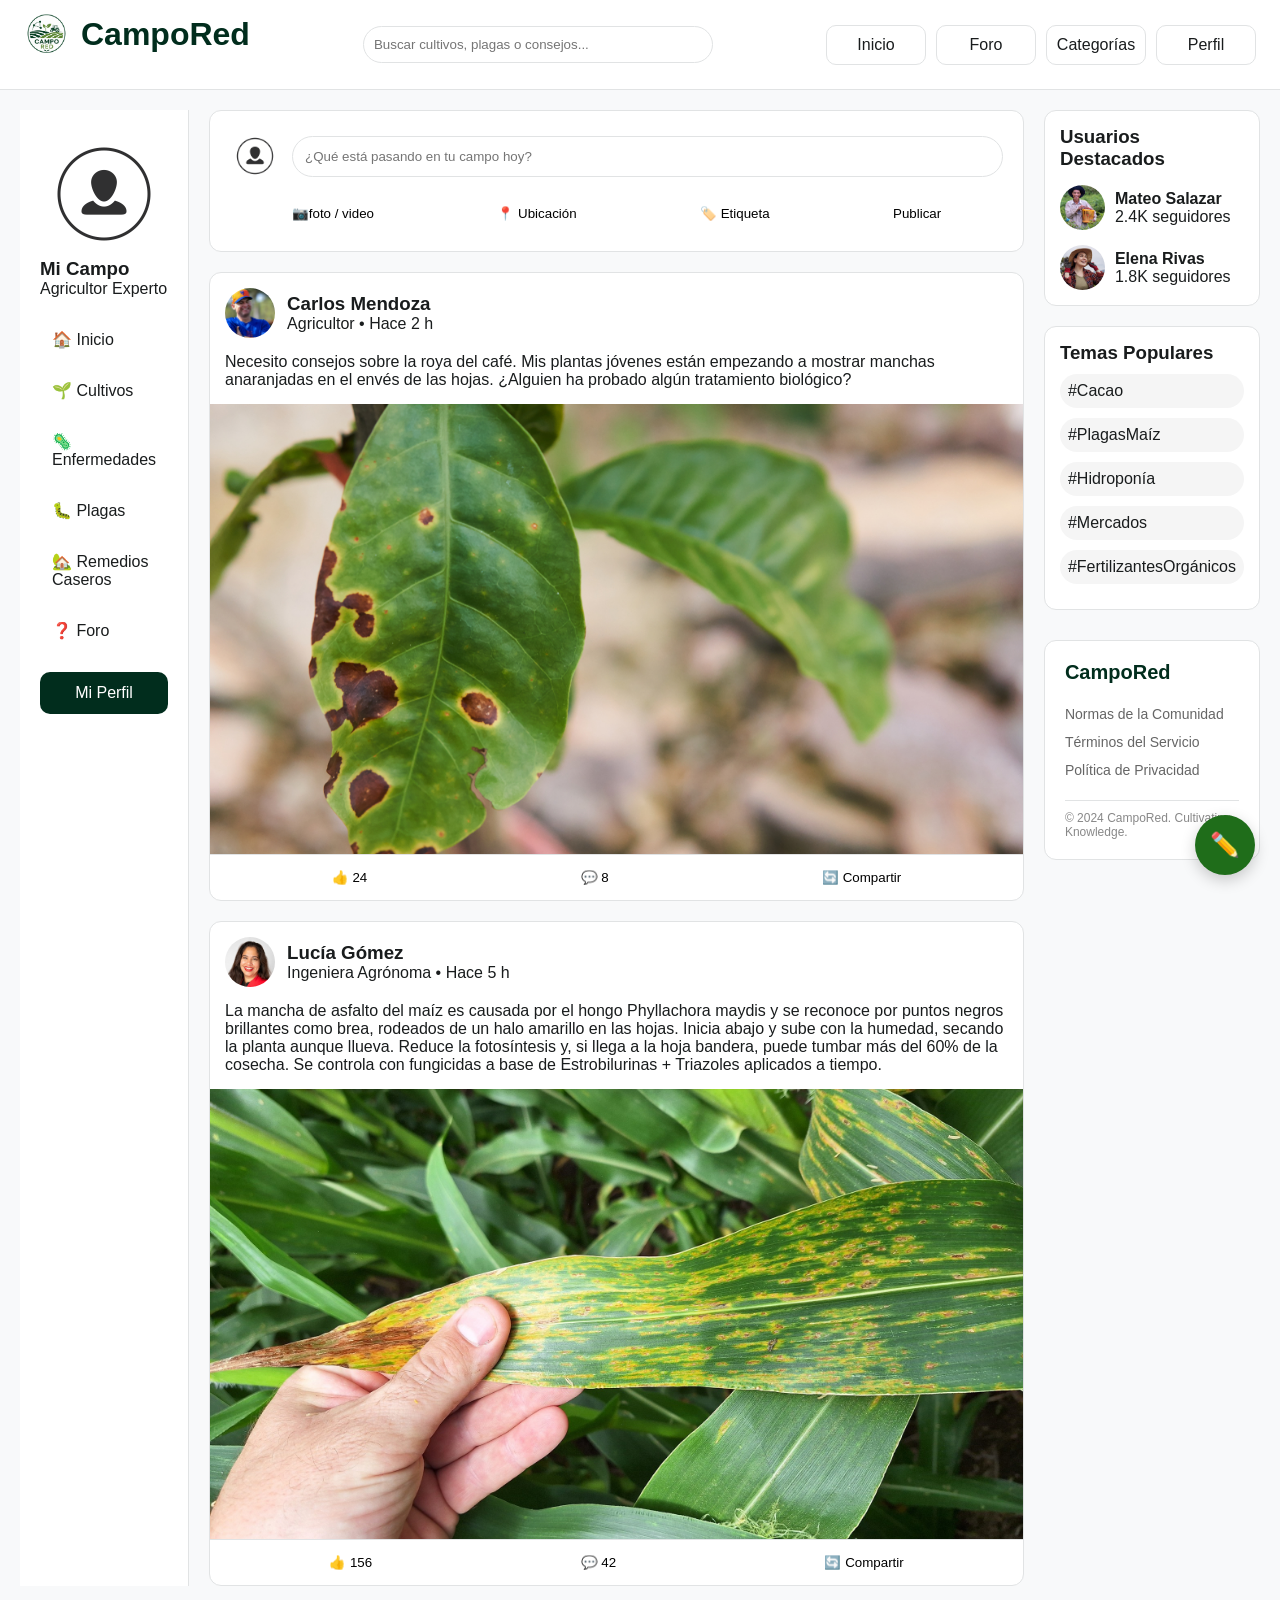
<file: index.html>
<!DOCTYPE html>
<html lang="es">

<head>
    <meta charset="UTF-8">
    <meta name="viewport" content="width=device-width, initial-scale=1.0">
    <title>Inicio - CampoRed</title>

    <link rel="stylesheet" href="css/style.css">
</head>

<body>

    <!-- Barra superior -->
    <header class="navbar">

        <div class="logo-container">
            <img src="img/logo.png" alt="CampoRed Logo" class="logo">
            <h1>CampoRed</h1>
        </div>

        <div class="search-container">
            <input type="text" placeholder="Buscar cultivos, plagas o consejos...">
        </div>

        <nav class="top-nav">
            <a href="index.html">Inicio</a>
            <a href="foro.html">Foro</a>
            <a href="categorias.html">Categorías</a>
            <a href="perfil.html">Perfil</a>
            
        </nav>

    </header>

    <!-- Contenedor principal -->
    <main class="main-container">

        <!-- Menú lateral izquierdo -->
        <aside class="sidebar">

            <div class="user-summary">

                <img src="img/persona1.png" alt="Perfil">

                <h3>Mi Campo</h3>

                <p>Agricultor Experto</p>

            </div>

            <nav class="sidebar-menu">

                <a href="index.html">🏠 Inicio</a>

                <a href="categorias.html">🌱 Cultivos</a>

                <a href="enfermedades.html">🦠 Enfermedades</a>

                <a href="plagas.html">🐛 Plagas</a>

                <a href="remedios.html">🏡 Remedios Caseros</a>

                <a href="foro.html">❓ Foro</a>

            </nav>

            <a href="perfil.html" class="profile-button">
                Mi Perfil
            </a>

        </aside>

        <!-- Feed principal -->
        <section class="feed">

            <!-- Crear publicación -->

            <div class="create-post">

                <div class="create-post-header">

                    <img src="img/persona1.png" alt="Usuario">

                    <input
                        type="text"
                        placeholder="¿Qué está pasando en tu campo hoy?">

                </div>

                <div class="create-post-actions">

                    <button type="button">
                        📷foto / video
                    </button>

                    <button type="button">
                        📍 Ubicación
                    </button>

                    <button type="button">
                        🏷️ Etiqueta
                    </button>

                    <button type="button" id="publicar-btn">
                        Publicar
                    </button>

                </div>

            </div>

            <!-- Publicación 1 -->

            <article class="post">

                <div class="post-header">

                    <img src="img/carlos.jpg" alt="Autor">

                    <div>

                        <h3>Carlos Mendoza</h3>

                        <p>Agricultor • Hace 2 h</p>

                    </div>

                </div>

                <div class="post-content">

                    <p>
                        Necesito consejos sobre la roya del café.
                        Mis plantas jóvenes están empezando a mostrar
                        manchas anaranjadas en el envés de las hojas.
                        ¿Alguien ha probado algún tratamiento biológico?
                    </p>

                </div>

                <img
                    src="img/enfermedadcafe.jpg"
                    alt="Enfermedad en cultivo de café"
                    class="post-image">

                <div class="post-actions">

                    <button>👍 24</button>

                    <button>💬 8</button>

                    <button>🔄 Compartir</button>

                </div>

            </article>

            <!-- Publicación 2 -->

            <article class="post">

                <div class="post-header">

                    <img src="img/lucia.jpg" alt="Autor">

                    <div>

                        <h3>Lucía Gómez</h3>

                        <p>Ingeniera Agrónoma • Hace 5 h</p>

                    </div>

                </div>

                <div class="post-content">

                    <p>
                        La mancha de asfalto del maíz es causada por el hongo 
                        Phyllachora maydis y se reconoce por puntos negros brillantes
                        como brea, rodeados de un halo amarillo en las hojas. Inicia 
                        abajo y sube con la humedad, secando la planta aunque llueva. 
                        Reduce la fotosíntesis y, si llega a la hoja bandera, puede 
                        tumbar más del 60% de la cosecha. Se controla con fungicidas a
                        base de Estrobilurinas + Triazoles aplicados a tiempo.
                    </p>

                </div>

                <img
                    src="img/enfermedadmaiz.jpg"
                    alt="Cultivo de maíz"
                    class="post-image">

                <div class="post-actions">

                    <button>👍 156</button>

                    <button>💬 42</button>

                    <button>🔄 Compartir</button>

                </div>

            </article>

        </section>

        <!-- Panel derecho -->

        <aside class="right-panel">

            <section class="featured-users">

                <h3>Usuarios Destacados</h3>

                <div class="featured-user">

                    <img src="img/mateo.jpg" alt="Usuario">

                    <div>

                        <h4>Mateo Salazar</h4>

                        <p>2.4K seguidores</p>

                    </div>

                </div>

                <div class="featured-user">

                    <img src="img/rivas.avif" alt="Usuario">

                    <div>

                        <h4>Elena Rivas</h4>

                        <p>1.8K seguidores</p>

                    </div>

                </div>

            </section>

            <section class="popular-topics">

                <h3>Temas Populares</h3>

                <ul>

                    <li>#Cacao</li>

                    <li>#PlagasMaíz</li>

                    <li>#Hidroponía</li>

                    <li>#Mercados</li>

                    <li>#FertilizantesOrgánicos</li>

                </ul>

            </section>

            <footer class="side-footer">

                <p>CampoRed</p>

                <p>Normas de la Comunidad</p>

                <p>Términos del Servicio</p>

                <p>Política de Privacidad</p>

                <p>
                    © 2024 CampoRed.
                    Cultivating Knowledge.
                </p>

            </footer>

        </aside>

    </main>

    <!-- Botón flotante -->

    <button class="floating-button">
        ✏️
    </button>

    <script src="js/index.js"></script>

</body>

</html>
</file>
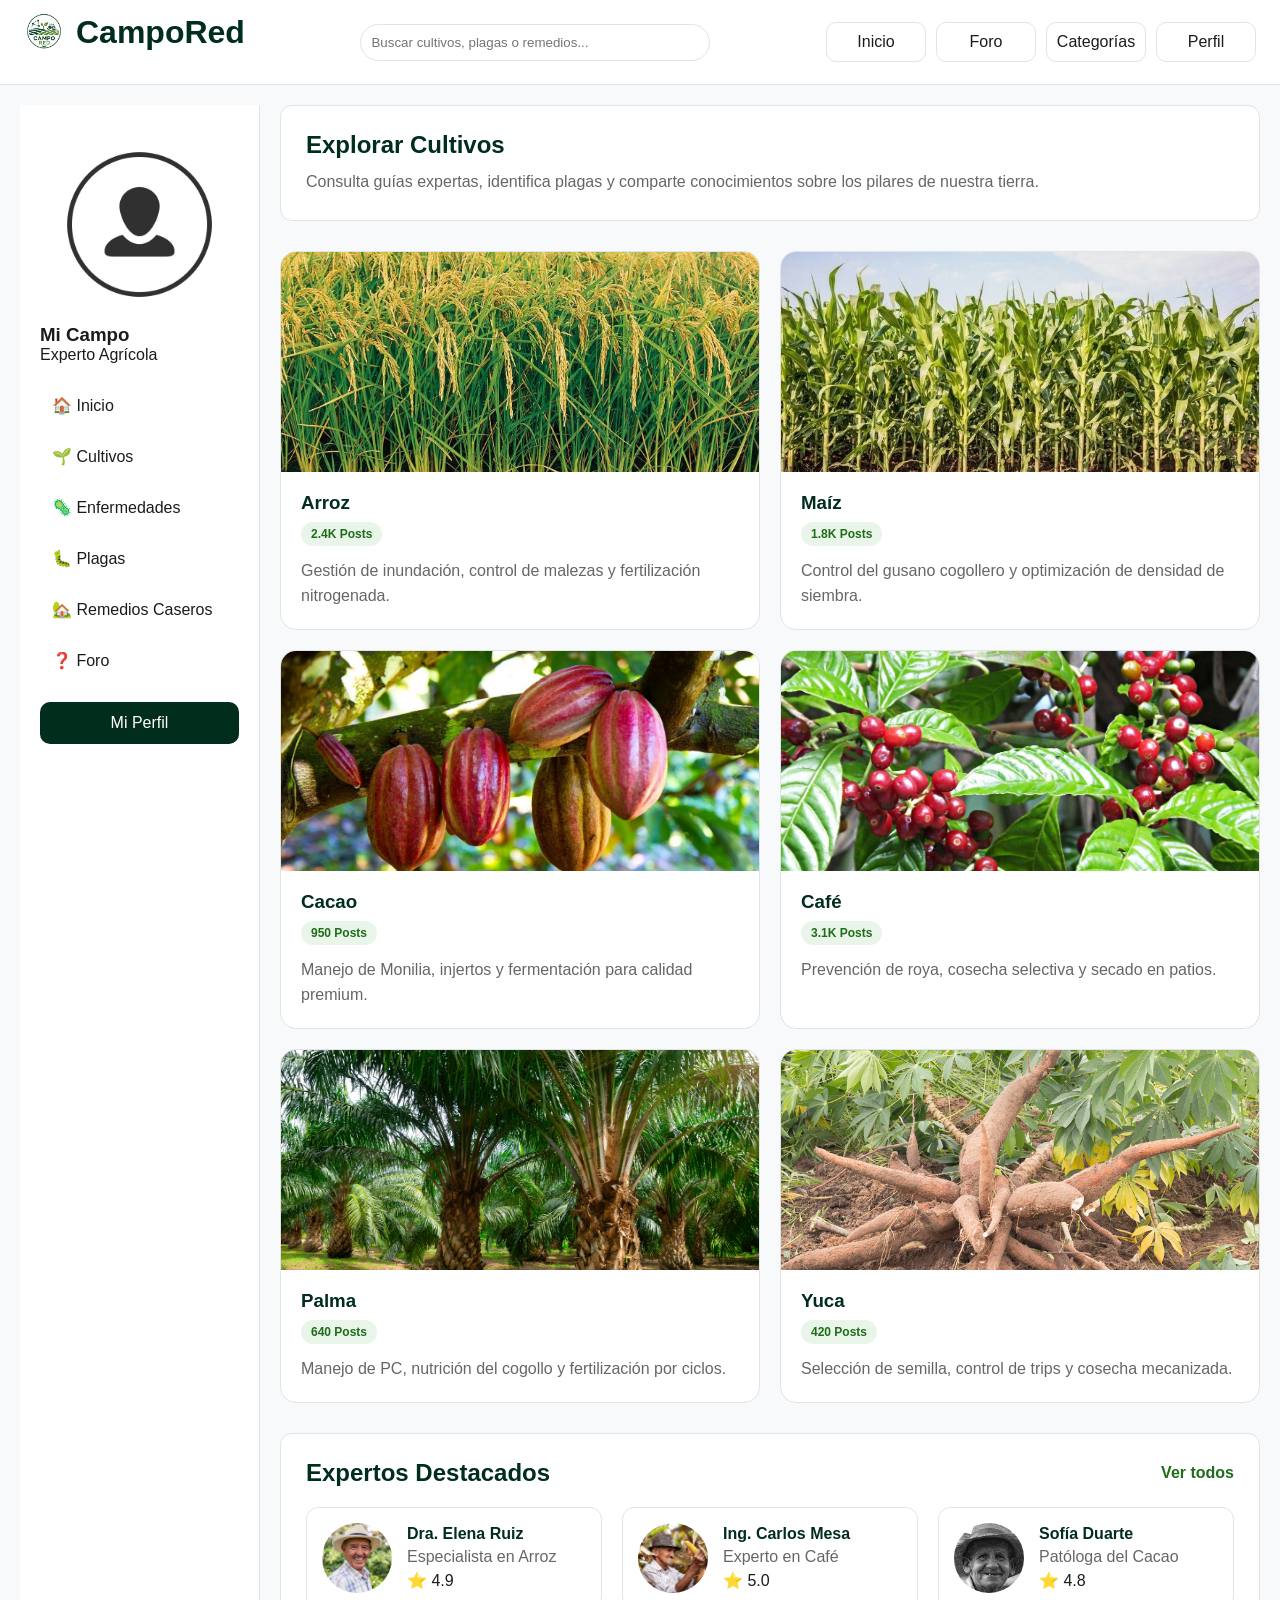
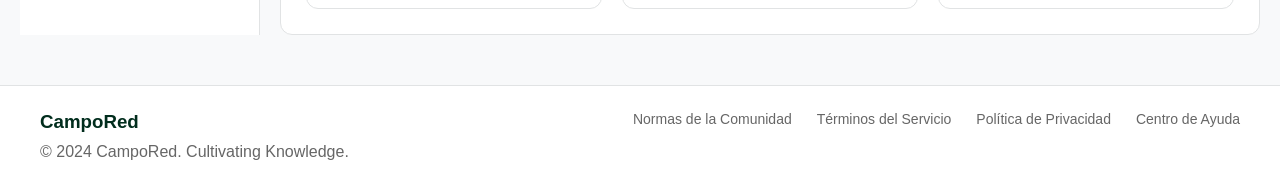
<file: categorias.html>
<!DOCTYPE html>
<html lang="es">

<head>
    <meta charset="UTF-8">
    <meta name="viewport" content="width=device-width, initial-scale=1.0">
    <title>Categorías Agrícolas - CampoRed</title>

    <link rel="stylesheet" href="css/style.css">
</head>

<body>

    <!-- NAVBAR -->

    <header class="navbar">

        <div class="logo-container">
            <img src="img/logo.png" alt="CampoRed">
            <h1>CampoRed</h1>
        </div>

        <div class="search-container">
            <input
                type="text"
                placeholder="Buscar cultivos, plagas o remedios...">
        </div>

        <nav class="top-nav">
            <a href="index.html">Inicio</a>
            <a href="foro.html">Foro</a>
            <a href="categorias.html">Categorías</a>
            <a href="perfil.html">Perfil</a>
            
        </nav>

    </header>

    <main class="main-container categories-layout">

        <!-- SIDEBAR -->

        <aside class="sidebar">

            <div class="user-summary">

                <img src="img/persona1.png" alt="Perfil">

                <h3>Mi Campo</h3>

                <p>Experto Agrícola</p>

            </div>

            <nav class="sidebar-menu">

                <a href="index.html">🏠 Inicio</a>

                <a href="categorias.html" class="active">
                    🌱 Cultivos
                </a>

                <a href="enfermedades.html">🦠 Enfermedades</a>

                <a href="plagas.html">🐛 Plagas</a>

                <a href="remedios.html">🏡 Remedios Caseros</a>

                <a href="foro.html">❓ Foro</a>

            </nav>

            <a href="perfil.html" class="profile-button">
                Mi Perfil
            </a>

        </aside>

        <!-- CONTENIDO PRINCIPAL -->

        <section class="categories-content">

            <div class="page-header">

                <h2>Explorar Cultivos</h2>

                <p>
                    Consulta guías expertas, identifica plagas y comparte
                    conocimientos sobre los pilares de nuestra tierra.
                </p>

            </div>

            <!-- TARJETAS -->

            <section class="categories-grid">

                <!-- ARROZ -->

                <article class="category-card">

                    <img
                        src="img/arroz.jpg"
                        alt="Arroz">

                    <div class="card-content">

                        <div class="card-header">

                            <h3>Arroz</h3>

                            <span>2.4K Posts</span>

                        </div>

                        <p>
                            Gestión de inundación, control de malezas
                            y fertilización nitrogenada.
                        </p>

                    </div>

                </article>

                <!-- MAIZ -->

                <article class="category-card">

                    <img
                        src="img/maiz.jpg"
                        alt="Maíz">

                    <div class="card-content">

                        <div class="card-header">

                            <h3>Maíz</h3>

                            <span>1.8K Posts</span>

                        </div>

                        <p>
                            Control del gusano cogollero y optimización
                            de densidad de siembra.
                        </p>

                    </div>

                </article>

                <!-- CACAO -->

                <article class="category-card">

                    <img
                        src="img/cacao.jpg"
                        alt="Cacao">

                    <div class="card-content">

                        <div class="card-header">

                            <h3>Cacao</h3>

                            <span>950 Posts</span>

                        </div>

                        <p>
                            Manejo de Monilia, injertos y fermentación
                            para calidad premium.
                        </p>

                    </div>

                </article>

                <!-- CAFE -->

                <article class="category-card">

                    <img
                        src="img/cafe.jpg"
                        alt="Café">

                    <div class="card-content">

                        <div class="card-header">

                            <h3>Café</h3>

                            <span>3.1K Posts</span>

                        </div>

                        <p>
                            Prevención de roya, cosecha selectiva
                            y secado en patios.
                        </p>

                    </div>

                </article>

                <!-- PALMA -->

                <article class="category-card">

                    <img
                        src="img/palma.png"
                        alt="Palma">

                    <div class="card-content">

                        <div class="card-header">

                            <h3>Palma</h3>

                            <span>640 Posts</span>

                        </div>

                        <p>
                            Manejo de PC, nutrición del cogollo y
                            fertilización por ciclos.
                        </p>

                    </div>

                </article>

                <!-- YUCA -->

                <article class="category-card">

                    <img
                        src="img/yuca.jpg"
                        alt="Yuca">

                    <div class="card-content">

                        <div class="card-header">

                            <h3>Yuca</h3>

                            <span>420 Posts</span>

                        </div>

                        <p>
                            Selección de semilla, control de trips y
                            cosecha mecanizada.
                        </p>

                    </div>

                </article>

            </section>

            <!-- EXPERTOS -->

            <section class="experts-section">

                <div class="experts-header">

                    <h2>Expertos Destacados</h2>

                    <a href="#">
                        Ver todos
                    </a>

                </div>

                <div class="experts-container">

                    <article class="expert-card">

                        <img
                            src="img/experto1.avif"
                            alt="Experto">

                        <div>

                            <h4>Dra. Elena Ruiz</h4>

                            <p>Especialista en Arroz</p>

                            <span>⭐ 4.9</span>

                        </div>

                    </article>

                    <article class="expert-card">

                        <img
                            src="img/experto2.jpg"
                            alt="Experto">

                        <div>

                            <h4>Ing. Carlos Mesa</h4>

                            <p>Experto en Café</p>

                            <span>⭐ 5.0</span>

                        </div>

                    </article>

                    <article class="expert-card">

                        <img
                            src="img/experto3.jpg"
                            alt="Experto">

                        <div>

                            <h4>Sofía Duarte</h4>

                            <p>Patóloga del Cacao</p>

                            <span>⭐ 4.8</span>

                        </div>

                    </article>

                </div>

            </section>

        </section>

    </main>

    <!-- FOOTER -->

    <footer class="footer">

        <div>

            <h3>CampoRed</h3>

            <p>
                © 2024 CampoRed.
                Cultivating Knowledge.
            </p>

        </div>

        <div class="footer-links">

            <a href="#">Normas de la Comunidad</a>

            <a href="#">Términos del Servicio</a>

            <a href="#">Política de Privacidad</a>

            <a href="#">Centro de Ayuda</a>

        </div>

    </footer>

    <script src="js/categorias.js"></script>

</body>

</html>
</file>
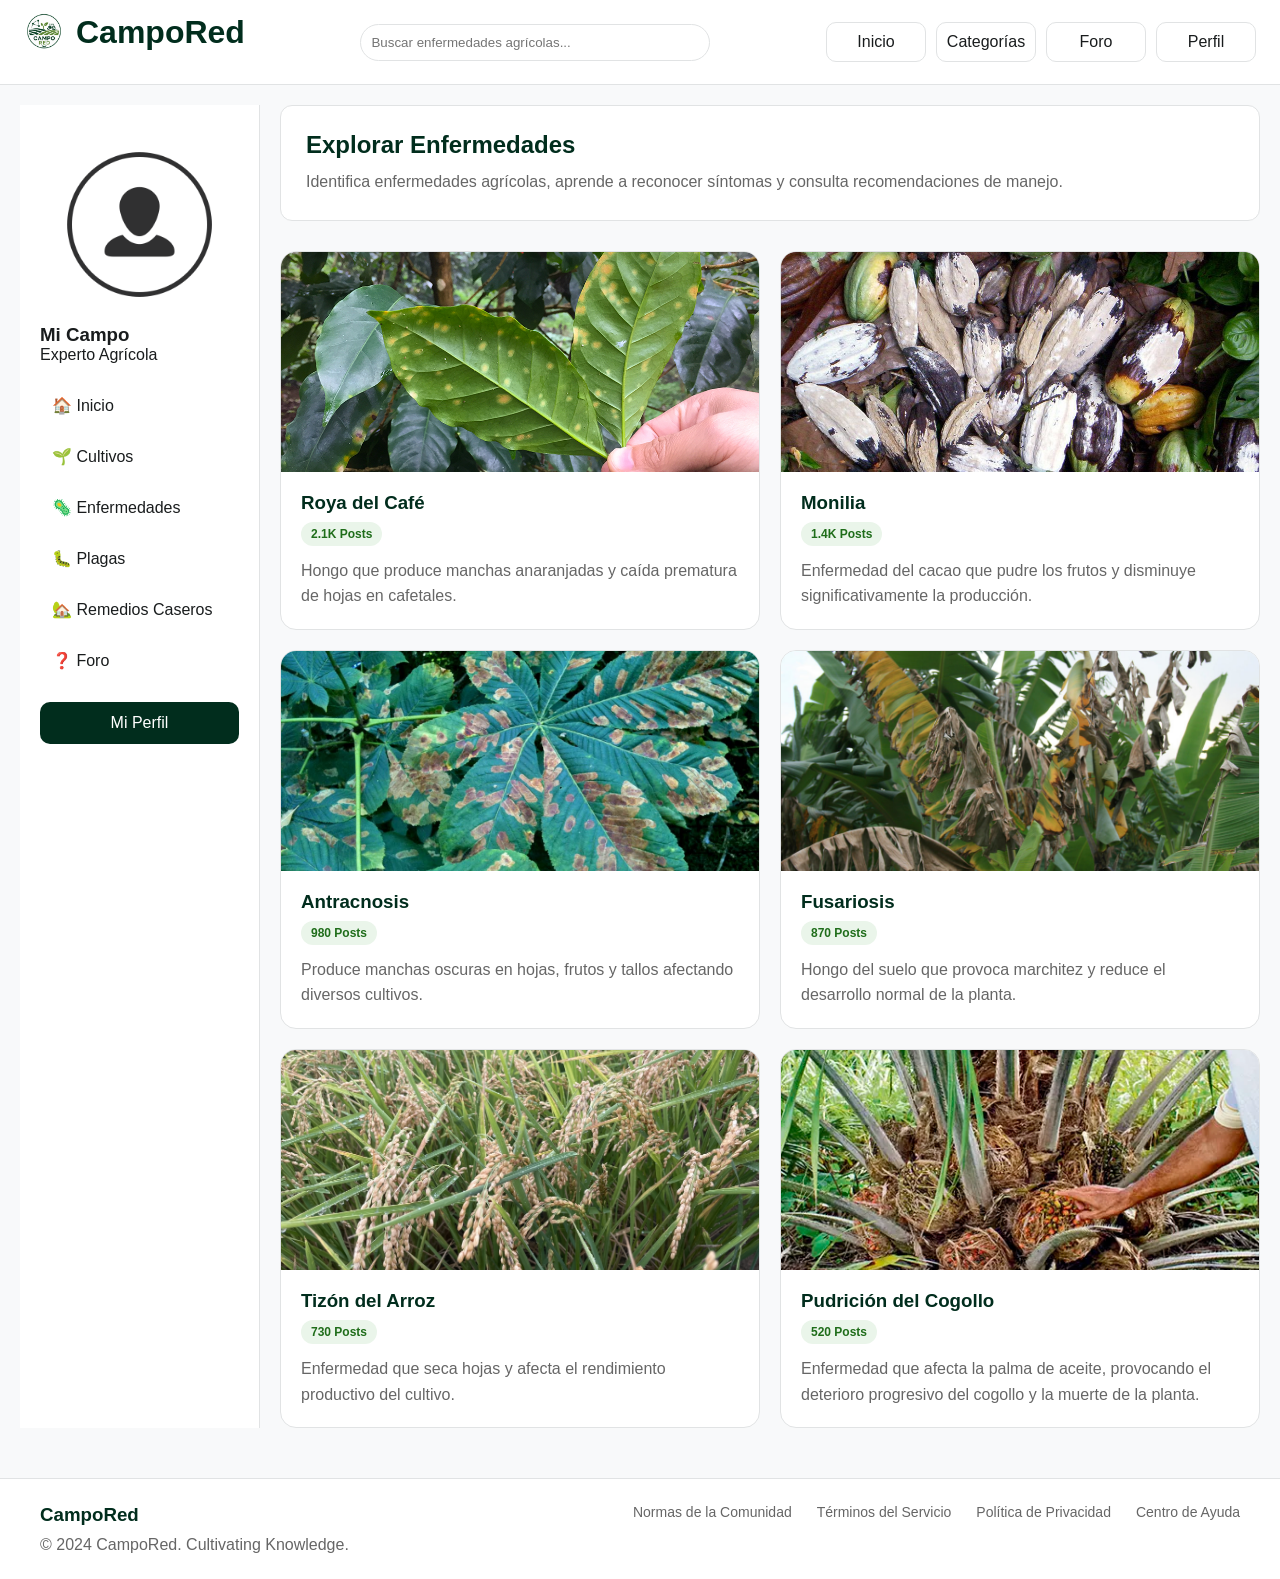
<file: enfermedades.html>
<!DOCTYPE html>
<html lang="es">

<head>
    <meta charset="UTF-8">
    <meta name="viewport" content="width=device-width, initial-scale=1.0">
    <title>Enfermedades Agrícolas - CampoRed</title>

    <link rel="stylesheet" href="css/style.css">
</head>

<body>

    <!-- NAVBAR -->

    <header class="navbar">

        <div class="logo-container">
            <img src="img/logo.png" alt="CampoRed">
            <h1>CampoRed</h1>
        </div>

        <div class="search-container">
            <input
                type="text"
                placeholder="Buscar enfermedades agrícolas...">
        </div>

        <nav class="top-nav">
            <a href="index.html">Inicio</a>
            <a href="categorias.html">Categorías</a>
            <a href="foro.html">Foro</a>
            <a href="perfil.html">Perfil</a>
            
        </nav>

    </header>

    <main class="main-container">

        <!-- SIDEBAR -->

        <aside class="sidebar">

            <div class="user-summary">

                <img src="img/persona1.png" alt="Perfil">

                <h3>Mi Campo</h3>

                <p>Experto Agrícola</p>

            </div>

            <nav class="sidebar-menu">

                <a href="index.html">🏠 Inicio</a>

                <a href="categorias.html">
                    🌱 Cultivos
                </a>

                <a href="enfermedades.html" class="active">
                    🦠 Enfermedades
                </a>

                <a href="plagas.html">
                    🐛 Plagas
                </a>

                <a href="remedios.html">
                    🏡 Remedios Caseros
                </a>

                <a href="foro.html">
                    ❓ Foro
                </a>

            </nav>

            <a href="perfil.html" class="profile-button">
                Mi Perfil
            </a>

        </aside>

        <!-- CONTENIDO PRINCIPAL -->

        <section class="categories-content">

            <div class="page-header">

                <h2>Explorar Enfermedades</h2>

                <p>
                    Identifica enfermedades agrícolas, aprende a reconocer
                    síntomas y consulta recomendaciones de manejo.
                </p>

            </div>

            <!-- TARJETAS -->

            <section class="categories-grid">

                <!-- ROYA -->

                <article class="category-card">

                    <img src="img/roya.jpg" alt="Roya del Café">

                    <div class="card-content">

                        <div class="card-header">

                            <h3>Roya del Café</h3>

                            <span>2.1K Posts</span>

                        </div>

                        <p>
                             Hongo que produce manchas anaranjadas y caída
                             prematura de hojas en cafetales.
                        </p>

                    </div>

                </article>

                <!-- MONILIA -->

                <article class="category-card">

                    <img src="img/molia.jpeg" alt="Monilia">

                    <div class="card-content">

                        <div class="card-header">

                            <h3>Monilia</h3>

                            <span>1.4K Posts</span>

                        </div>

                        <p>
                            Enfermedad del cacao que pudre los frutos y
                            disminuye significativamente la producción.
                        </p>

                    </div>

                </article>

                <!-- ANTRACNOSIS -->

                <article class="category-card">

                    <img src="img/Antracnosis.jpg" alt="Antracnosis">

                    <div class="card-content">

                        <div class="card-header">

                            <h3>Antracnosis</h3>

                            <span>980 Posts</span>

                        </div>

                        <p>
                            Produce manchas oscuras en hojas, frutos y tallos
                            afectando diversos cultivos.
                        </p>

                    </div>

                </article>

                <!-- FUSARIOSIS -->

                <article class="category-card">

                    <img src="img/Fusariosis.jpg" alt="Fusariosis">

                    <div class="card-content">

                        <div class="card-header">

                            <h3>Fusariosis</h3>

                            <span>870 Posts</span>

                        </div>

                        <p>
                            Hongo del suelo que provoca marchitez y reduce
                            el desarrollo normal de la planta.
                        </p>

                    </div>

                </article>

                <!-- TIZON DEL ARROZ -->

                <article class="category-card">

                    <img src="img/tizonarroz.jpg" alt="Tizón del Arroz">

                    <div class="card-content">

                        <div class="card-header">

                            <h3>Tizón del Arroz</h3>

                            <span>730 Posts</span>

                        </div>

                        <p>
                            Enfermedad que seca hojas y afecta el rendimiento
                            productivo del cultivo.
                        </p>

                    </div>

                </article>

                <!-- pudrición del cogollo -->

                <article class="category-card">

                    <img src="img/pudricioncogollo.webp" alt="Enfermedad">

                    <div class="card-content">

                        <div class="card-header">

                            <h3>Pudrición del Cogollo</h3>

                            <span>520 Posts</span>

                        </div>

                        <p>
                            Enfermedad que afecta la palma de aceite,
                            provocando el deterioro progresivo del cogollo
                            y la muerte de la planta.
                        </p>

                    </div>

                </article>

            </section>

        </section>

    </main>

    <!-- FOOTER -->

    <footer class="footer">

        <div>

            <h3>CampoRed</h3>

            <p>
                © 2024 CampoRed.
                Cultivating Knowledge.
            </p>

        </div>

        <div class="footer-links">

            <a href="#">Normas de la Comunidad</a>

            <a href="#">Términos del Servicio</a>

            <a href="#">Política de Privacidad</a>

            <a href="#">Centro de Ayuda</a>

        </div>

    </footer>

    <script src="js/enfermedades.js"></script>

</body>

</html>
</file>
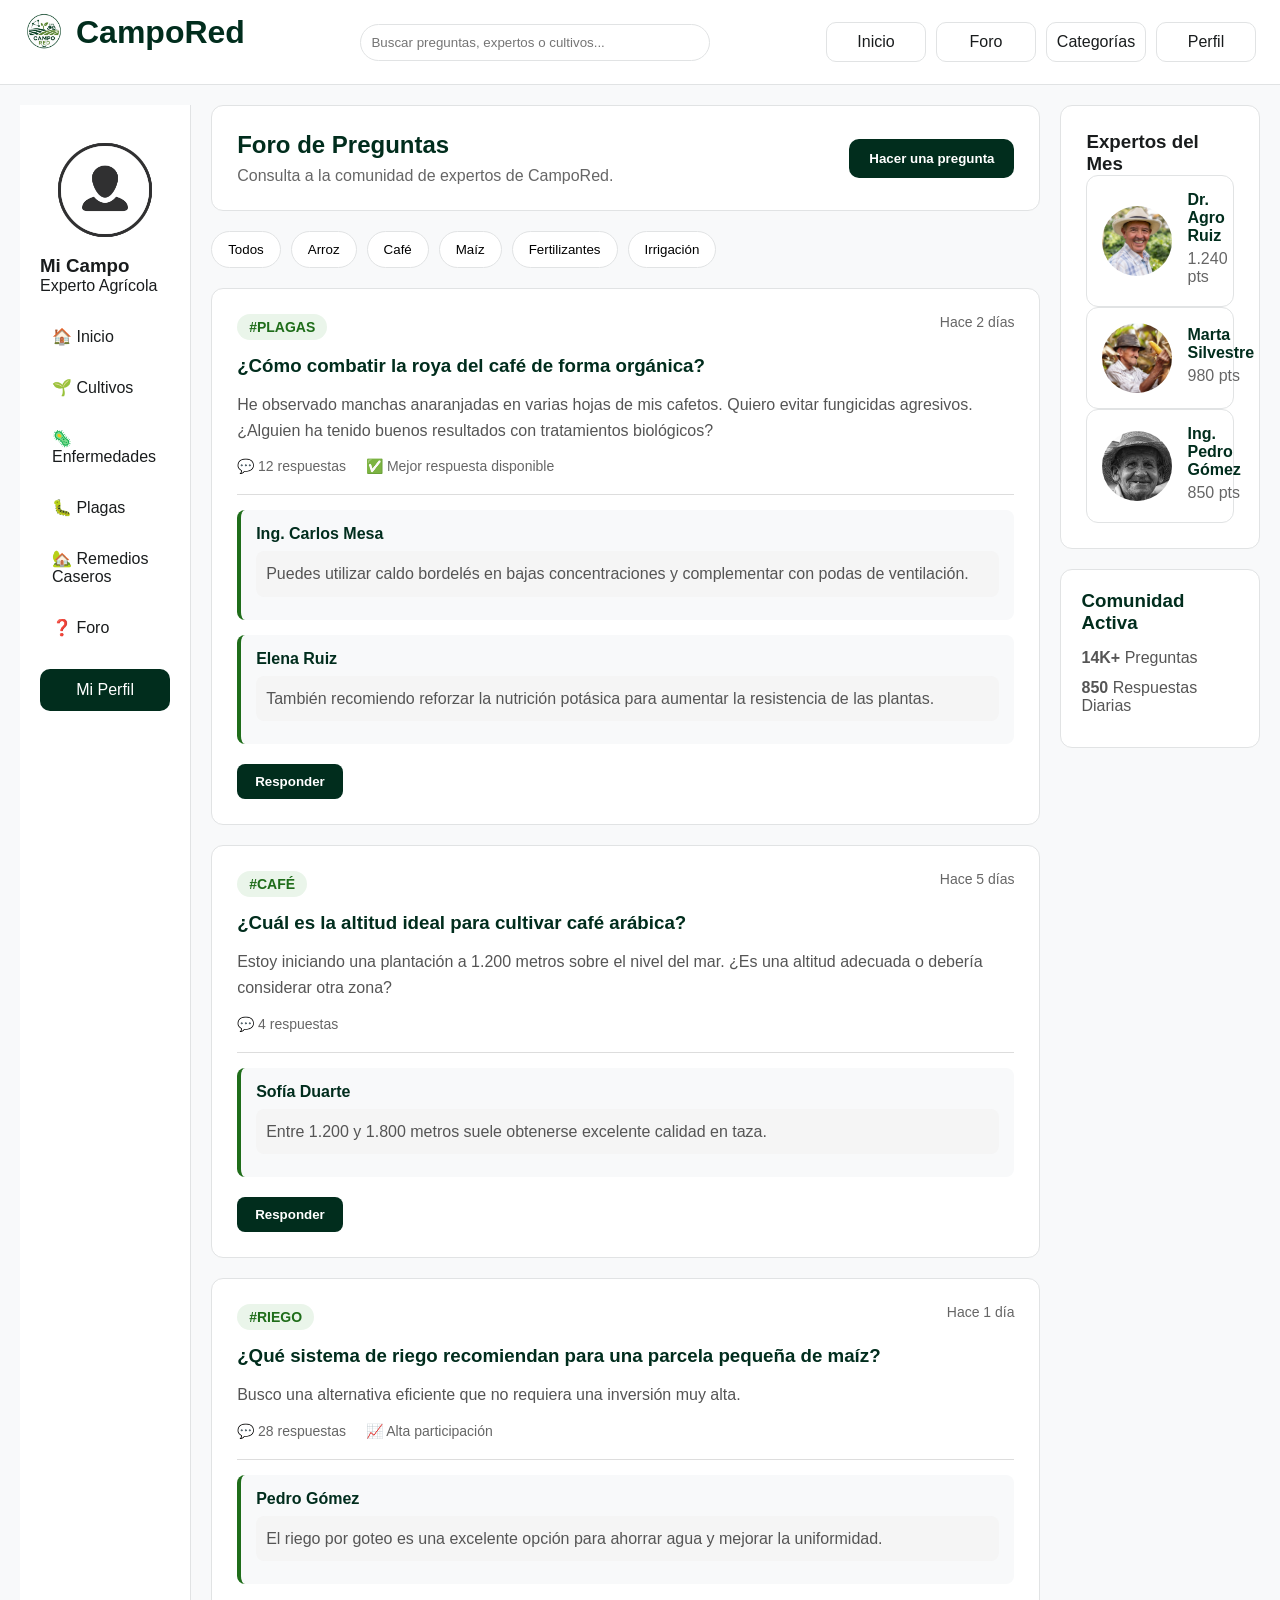
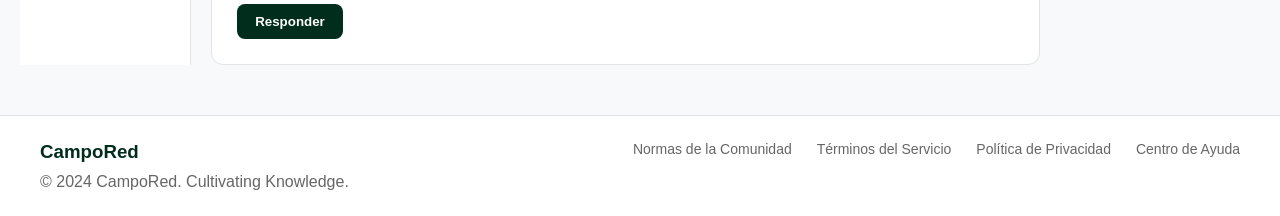
<file: foro.html>
<!DOCTYPE html>
<html lang="es">

<head>
    <meta charset="UTF-8">
    <meta name="viewport" content="width=device-width, initial-scale=1.0">
    <title>Foro de Preguntas - CampoRed</title>

    <link rel="stylesheet" href="css/style.css">
</head>

<body>

    <!-- NAVBAR -->

    <header class="navbar">

        <div class="logo-container">
            <img src="img/logo.png" alt="CampoRed">
            <h1>CampoRed</h1>
        </div>

        <div class="search-container">
            <input
                type="text"
                placeholder="Buscar preguntas, expertos o cultivos...">
        </div>

        <nav class="top-nav">
            <a href="index.html">Inicio</a>
            <a href="foro.html">Foro</a>
            <a href="categorias.html">Categorías</a>
            <a href="perfil.html">Perfil</a>
            
        </nav>

    </header>

    <main class="main-container">

        <!-- SIDEBAR -->

        <aside class="sidebar">

            <div class="user-summary">

                <img src="img/persona1.png" alt="Perfil">

                <h3>Mi Campo</h3>

                <p>Experto Agrícola</p>

            </div>

            <nav class="sidebar-menu">

                <a href="index.html">🏠 Inicio</a>

                <a href="categorias.html">🌱 Cultivos</a>

                <a href="enfermedades.html">🦠 Enfermedades</a>

                <a href="plagas.html">🐛 Plagas</a>

                <a href="remedios.html">🏡 Remedios Caseros</a>

                <a href="foro.html" class="active">
                    ❓ Foro
                </a>

            </nav>

            <a href="perfil.html" class="profile-button">
                Mi Perfil
            </a>

        </aside>

        <!-- CONTENIDO DEL FORO -->

        <section class="forum-content">

            <!-- CABECERA -->

            <div class="forum-header">

                <div>

                    <h2>Foro de Preguntas</h2>

                    <p>
                        Consulta a la comunidad de expertos
                        de CampoRed.
                    </p>

                </div>

                <button class="ask-question-btn">
                    Hacer una pregunta
                </button>

            </div>

            <!-- FILTROS -->

            <div class="forum-filters">

                <button class="filter-btn">Todos</button>
                <button class="filter-btn">Arroz</button>
                <button class="filter-btn">Café</button>
                <button class="filter-btn">Maíz</button>
                <button class="filter-btn">Fertilizantes</button>
                <button class="filter-btn">Irrigación</button>

            </div>

            <!-- PREGUNTA 1 -->

            <article class="question-card">

                <div class="question-header">

                    <span class="tag">
                        #PLAGAS
                    </span>

                    <span>
                        Hace 2 días
                    </span>

                </div>

                <h3>
                    ¿Cómo combatir la roya del café
                    de forma orgánica?
                </h3>

                <p>

                    He observado manchas anaranjadas
                    en varias hojas de mis cafetos.
                    Quiero evitar fungicidas agresivos.

                    ¿Alguien ha tenido buenos resultados
                    con tratamientos biológicos?

                </p>

                <div class="question-stats">

                    <span>💬 12 respuestas</span>

                    <span>✅ Mejor respuesta disponible</span>

                </div>

                <!-- RESPUESTAS -->

                <div class="answers">

                    <div class="answer">

                        <strong>
                            Ing. Carlos Mesa
                        </strong>

                        <p>

                            Puedes utilizar caldo bordelés
                            en bajas concentraciones y
                            complementar con podas de
                            ventilación.

                        </p>

                    </div>

                    <div class="answer">

                        <strong>
                            Elena Ruiz
                        </strong>

                        <p>

                            También recomiendo reforzar
                            la nutrición potásica para
                            aumentar la resistencia de
                            las plantas.

                        </p>

                    </div>

                </div>

                <button class="reply-btn">
                    Responder
                </button>

            </article>

            <!-- PREGUNTA 2 -->

            <article class="question-card">

                <div class="question-header">

                    <span class="tag">
                        #CAFÉ
                    </span>

                    <span>
                        Hace 5 días
                    </span>

                </div>

                <h3>

                    ¿Cuál es la altitud ideal para
                    cultivar café arábica?

                </h3>

                <p>

                    Estoy iniciando una plantación a
                    1.200 metros sobre el nivel del mar.

                    ¿Es una altitud adecuada o debería
                    considerar otra zona?

                </p>

                <div class="question-stats">

                    <span>💬 4 respuestas</span>

                </div>

                <div class="answers">

                    <div class="answer">

                        <strong>
                            Sofía Duarte
                        </strong>

                        <p>

                            Entre 1.200 y 1.800 metros
                            suele obtenerse excelente
                            calidad en taza.

                        </p>

                    </div>

                </div>

                <button class="reply-btn">
                    Responder
                </button>

            </article>

            <!-- PREGUNTA 3 -->

            <article class="question-card">

                <div class="question-header">

                    <span class="tag">
                        #RIEGO
                    </span>

                    <span>
                        Hace 1 día
                    </span>

                </div>

                <h3>

                    ¿Qué sistema de riego recomiendan
                    para una parcela pequeña de maíz?

                </h3>

                <p>

                    Busco una alternativa eficiente
                    que no requiera una inversión muy alta.

                </p>

                <div class="question-stats">

                    <span>💬 28 respuestas</span>

                    <span>📈 Alta participación</span>

                </div>

                <div class="answers">

                    <div class="answer">

                        <strong>
                            Pedro Gómez
                        </strong>

                        <p>

                            El riego por goteo es una
                            excelente opción para ahorrar
                            agua y mejorar la uniformidad.

                        </p>

                    </div>

                </div>

                <button class="reply-btn">
                    Responder
                </button>

            </article>

        </section>

        <!-- PANEL DERECHO -->

        <aside class="right-panel">

            <section class="experts-section">

                <h3>
                    Expertos del Mes
                </h3>

                <article class="expert-card">

                    <img
                        src="img/experto1.avif"
                        alt="Experto">

                    <div>

                        <h4>
                            Dr. Agro Ruiz
                        </h4>

                        <p>
                            1.240 pts
                        </p>

                    </div>

                </article>

                <article class="expert-card">

                    <img
                        src="img/experto2.jpg"
                        alt="Experto">

                    <div>

                        <h4>
                            Marta Silvestre
                        </h4>

                        <p>
                            980 pts
                        </p>

                    </div>

                </article>

                <article class="expert-card">

                    <img
                        src="img/experto3.jpg"
                        alt="Experto">

                    <div>

                        <h4>
                            Ing. Pedro Gómez
                        </h4>

                        <p>
                            850 pts
                        </p>

                    </div>

                </article>

            </section>

            <section class="community-stats">

                <h3>
                    Comunidad Activa
                </h3>

                <p>
                    <strong>14K+</strong>
                    Preguntas
                </p>

                <p>
                    <strong>850</strong>
                    Respuestas Diarias
                </p>

            </section>

        </aside>

    </main>

    <!-- FOOTER -->

    <footer class="footer">

        <div>

            <h3>CampoRed</h3>

            <p>
                © 2024 CampoRed.
                Cultivating Knowledge.
            </p>

        </div>

        <div class="footer-links">

            <a href="#">
                Normas de la Comunidad
            </a>

            <a href="#">
                Términos del Servicio
            </a>

            <a href="#">
                Política de Privacidad
            </a>

            <a href="#">
                Centro de Ayuda
            </a>

        </div>

    </footer>

    <script src="js/foro.js"></script>

</body>

</html>
</file>
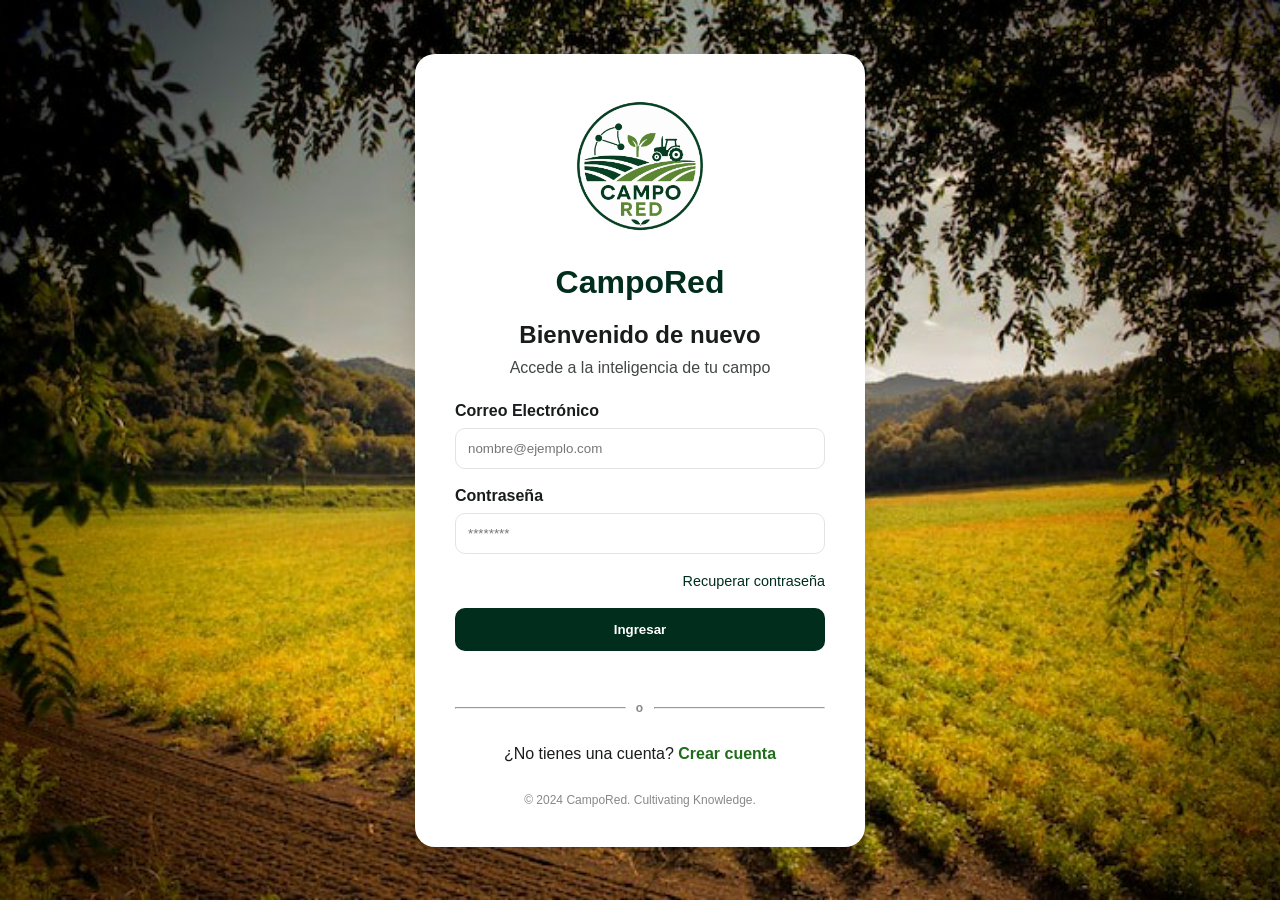
<file: login.html>
<!DOCTYPE html>
<html lang="es">

<head>
    <meta charset="UTF-8">
    <meta name="viewport" content="width=device-width, initial-scale=1.0">
    <title>Inicio de Sesión - CampoRed</title>

    <link rel="stylesheet" href="css/style.css">
</head>

<body class="login-page">

    <main class="login-container">

        <section class="login-card">

            <!-- Logo -->
            <div class="logo-container">
                <img src="img/logo.png" alt="Logo CampoRed" class="logo">
                <h1>CampoRed</h1>
            </div>

            <!-- Encabezado -->
            <div class="welcome-section">
                <h2>Bienvenido de nuevo</h2>
                <p>Accede a la inteligencia de tu campo</p>
            </div>

            <!-- Formulario -->
            <form action="#" method="post" class="login-form">

                <div class="input-group">
                    <label for="correo">Correo Electrónico</label>
                    <input
                        type="email"
                        id="correo"
                        name="correo"
                        placeholder="nombre@ejemplo.com"
                        required>
                </div>

                <div class="input-group">
                    <label for="password">Contraseña</label>
                    <input
                        type="password"
                        id="password"
                        name="password"
                        placeholder="********"
                        required>
                </div>

                <div class="forgot-password">
                    <a href="#">Recuperar contraseña</a>
                </div>

                <button type="submit">
                    Ingresar
                </button>

            </form>

            <!-- Separador -->
            <div class="separator">
                <hr>
                <span>o</span>
                <hr>
            </div>

            <!-- Registro -->
            <div class="register-link">
                <p>
                    ¿No tienes una cuenta?
                    <a href="registro.html">Crear cuenta</a>
                </p>
            </div>
            <!-- Pie de página -->
            <div class="copyright">
               © 2024 CampoRed. Cultivating Knowledge.
            </div>

        </section>

    </main>

    <script src="js/login.js"></script>

</body>

</html>
</file>
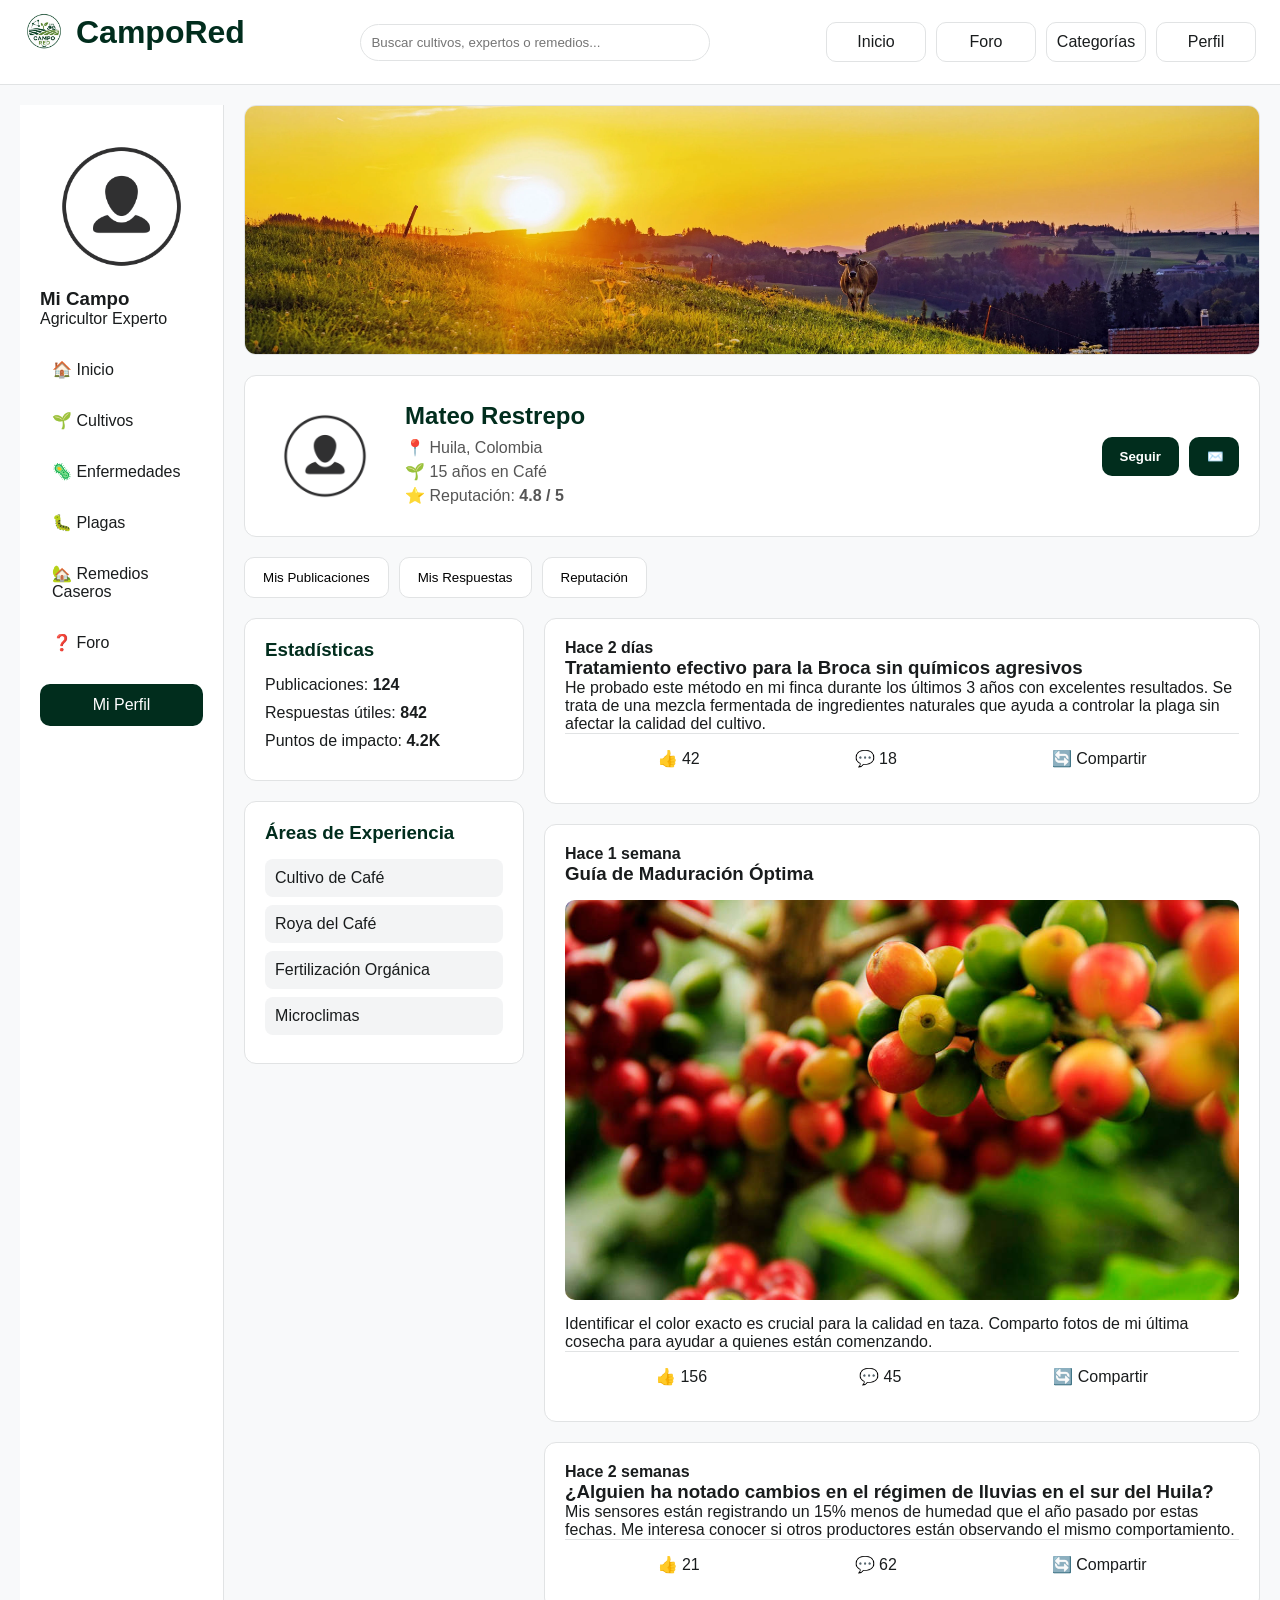
<file: perfil.html>
<!DOCTYPE html>
<html lang="es">

<head>
    <meta charset="UTF-8">
    <meta name="viewport" content="width=device-width, initial-scale=1.0">
    <title>Perfil - CampoRed</title>

    <link rel="stylesheet" href="css/style.css">
</head>

<body>

    <!-- NAVBAR -->

    <header class="navbar">

        <div class="logo-container">
            <img src="img/logo.png" alt="CampoRed">
            <h1>CampoRed</h1>
        </div>

        <div class="search-container">
            <input type="text"
                placeholder="Buscar cultivos, expertos o remedios...">
        </div>

        <nav class="top-nav">
            <a href="index.html">Inicio</a>
            <a href="foro.html">Foro</a>
            <a href="categorias.html">Categorías</a>
            <a href="perfil.html">Perfil</a>
            
        </nav>

    </header>

    <main class="main-container">

        <!-- SIDEBAR -->

        <aside class="sidebar">

            <div class="user-summary">

                <img src="img/persona1.png" alt="Usuario">

                <h3>Mi Campo</h3>

                <p>Agricultor Experto</p>

            </div>

            <nav class="sidebar-menu">

                <a href="index.html">🏠 Inicio</a>

                <a href="categorias.html">🌱 Cultivos</a>

                <a href="enfermedades.html">🦠 Enfermedades</a>

                <a href="plagas.html">🐛 Plagas</a>

                <a href="remedios.html">🏡 Remedios Caseros</a>

                <a href="foro.html">❓ Foro</a>

            </nav>

            <a href="perfil.html" class="profile-button">
                Mi Perfil
            </a>

        </aside>

        <!-- CONTENIDO PERFIL -->

        <section class="profile-content">

            <!-- BANNER -->

            <div class="profile-banner">

                <img
                    src="img/banner perfil.webp"
                    alt="Banner Perfil">

            </div>

            <!-- TARJETA PERFIL -->

            <section class="profile-card">

                <div class="profile-info">

                    <img
                        src="img/persona1.png"
                        alt="Mateo Restrepo"
                        class="profile-photo">

                    <div>

                        <h2>Mateo Restrepo</h2>

                        <p>
                            📍 Huila, Colombia
                        </p>

                        <p>
                            🌱 15 años en Café
                        </p>

                        <p>
                            ⭐ Reputación:
                            <strong>4.8 / 5</strong>
                        </p>

                    </div>

                </div>

                <div class="profile-actions">

                    <button id="follow-btn">
                        Seguir
                    </button>

                    <button id="message-btn">
                        ✉️
                    </button>

                </div>

            </section>

            <!-- PESTAÑAS -->

            <section class="profile-tabs">

                <button class="tap-btn">
                    Mis Publicaciones
                </button>

                <button class="tap-btn">
                    Mis Respuestas
                </button>

                <button class="tap-btn">
                    Reputación
                </button>

            </section>

            <!-- ESTADISTICAS + PUBLICACIONES -->

            <div class="profile-main">

                <!-- IZQUIERDA -->

                <aside class="profile-sidebar">

                    <section class="stats-card">

                        <h3>Estadísticas</h3>

                        <p>
                            Publicaciones:
                            <strong>124</strong>
                        </p>

                        <p>
                            Respuestas útiles:
                            <strong>842</strong>
                        </p>

                        <p>
                            Puntos de impacto:
                            <strong>4.2K</strong>
                        </p>

                    </section>

                    <section class="expertise-card">

                        <h3>Áreas de Experiencia</h3>

                        <ul>

                            <li>
                                Cultivo de Café
                            </li>

                            <li>
                                Roya del Café
                            </li>

                            <li>
                                Fertilización Orgánica
                            </li>

                            <li>
                                Microclimas
                            </li>

                        </ul>

                    </section>

                </aside>

                <!-- PUBLICACIONES -->

                <section class="user-posts">

                    <!-- PUBLICACIÓN 1 -->

                    <article class="post">

                        <p>
                            <strong>Hace 2 días</strong>
                        </p>

                        <h3>
                            Tratamiento efectivo para la Broca
                            sin químicos agresivos
                        </h3>

                        <p>

                            He probado este método en mi finca
                            durante los últimos 3 años con
                            excelentes resultados.

                            Se trata de una mezcla fermentada
                            de ingredientes naturales que ayuda
                            a controlar la plaga sin afectar
                            la calidad del cultivo.

                        </p>

                        <div class="post-actions">

                            <span>👍 42</span>

                            <span>💬 18</span>

                            <span>🔄 Compartir</span>

                        </div>

                    </article>

                    <!-- PUBLICACIÓN 2 -->

                    <article class="post">

                        <p>
                            <strong>Hace 1 semana</strong>
                        </p>

                        <h3>
                            Guía de Maduración Óptima
                        </h3>

                        <img
                            src="img/publicacion1generica.jpg"
                            alt="Publicación">

                        <p>

                            Identificar el color exacto es
                            crucial para la calidad en taza.

                            Comparto fotos de mi última
                            cosecha para ayudar a quienes
                            están comenzando.

                        </p>

                        <div class="post-actions">

                            <span>👍 156</span>

                            <span>💬 45</span>

                            <span>🔄 Compartir</span>

                        </div>

                    </article>

                    <!-- PUBLICACIÓN 3 -->

                    <article class="post">

                        <p>
                            <strong>Hace 2 semanas</strong>
                        </p>

                        <h3>

                            ¿Alguien ha notado cambios
                            en el régimen de lluvias
                            en el sur del Huila?

                        </h3>

                        <p>

                            Mis sensores están registrando
                            un 15% menos de humedad que el
                            año pasado por estas fechas.

                            Me interesa conocer si otros
                            productores están observando
                            el mismo comportamiento.

                        </p>

                        <div class="post-actions">

                            <span>👍 21</span>

                            <span>💬 62</span>

                            <span>🔄 Compartir</span>

                        </div>

                    </article>

                </section>

            </div>

        </section>

    </main>

    <script src="js/perfil.js"></script>

</body>

</html>
</file>
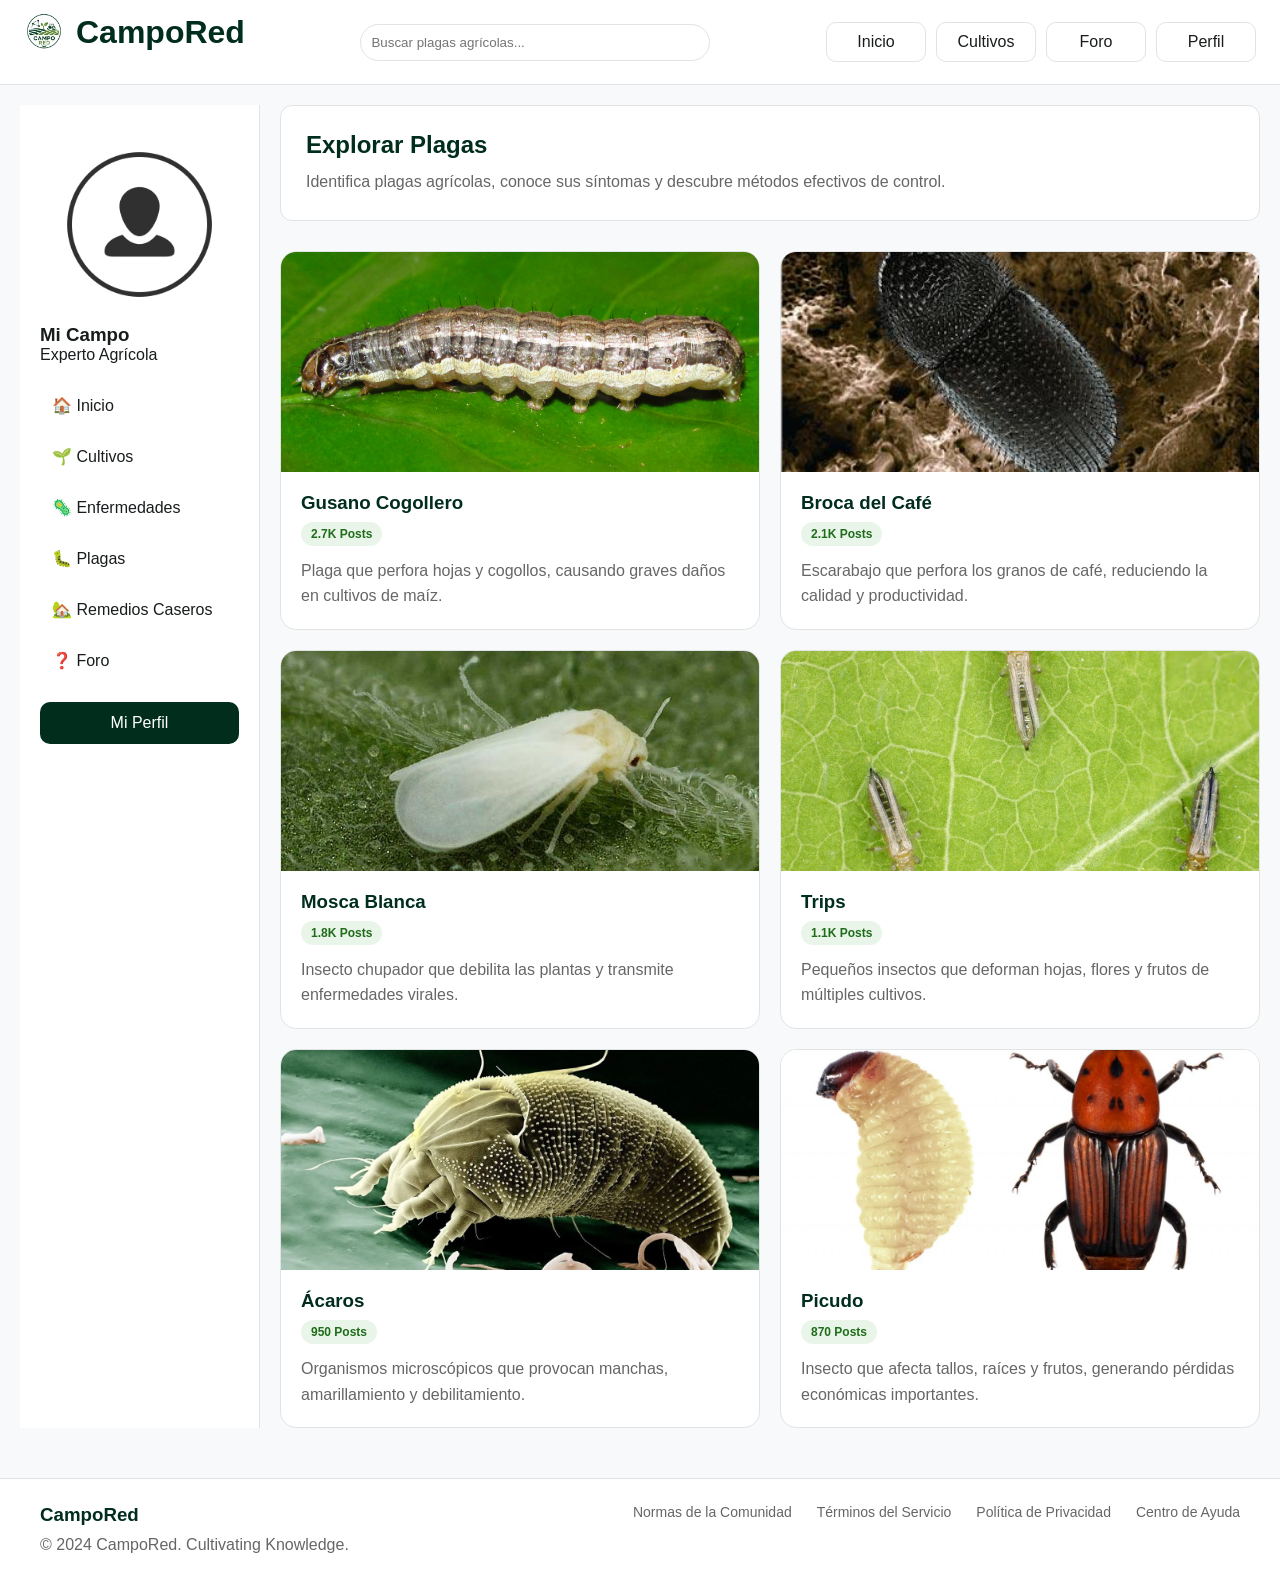
<file: plagas.html>
<!DOCTYPE html>
<html lang="es">

<head>
    <meta charset="UTF-8">
    <meta name="viewport" content="width=device-width, initial-scale=1.0">
    <title>Plagas Agrícolas - CampoRed</title>

    <link rel="stylesheet" href="css/style.css">
</head>

<body>

    <!-- NAVBAR -->

    <header class="navbar">

        <div class="logo-container">
            <img src="img/logo.png" alt="CampoRed">
            <h1>CampoRed</h1>
        </div>

        <div class="search-container">
            <input
                type="text"
                placeholder="Buscar plagas agrícolas...">
        </div>

        <nav class="top-nav">
            <a href="index.html">Inicio</a>
            <a href="categorias.html">Cultivos</a>
            <a href="foro.html">Foro</a>
            <a href="perfil.html">Perfil</a>
        </nav>

    </header>

    <main class="main-container">

        <!-- SIDEBAR -->

        <aside class="sidebar">

            <div class="user-summary">

                <img src="img/persona1.png" alt="Perfil">

                <h3>Mi Campo</h3>

                <p>Experto Agrícola</p>

            </div>

            <nav class="sidebar-menu">

                <a href="index.html">🏠 Inicio</a>

                <a href="categorias.html">
                    🌱 Cultivos
                </a>

                <a href="enfermedades.html">
                    🦠 Enfermedades
                </a>

                <a href="plagas.html" class="active">
                    🐛 Plagas
                </a>

                <a href="remedios.html">
                    🏡 Remedios Caseros
                </a>

                <a href="foro.html">
                    ❓ Foro
                </a>

            </nav>

            <a href="perfil.html" class="profile-button">
                Mi Perfil
            </a>

        </aside>

        <!-- CONTENIDO PRINCIPAL -->

        <section class="categories-content">

            <div class="page-header">

                <h2>Explorar Plagas</h2>

                <p>
                    Identifica plagas agrícolas, conoce sus síntomas
                    y descubre métodos efectivos de control.
                </p>

            </div>


        <!-- TARJETAS -->

        <section class="categories-grid">

            <!-- GUSANO COGOLLERO -->

            <article class="category-card">

                <img src="img/gusanocogollero.jpg" alt="Gusano Cogollero">

                <div class="card-content">

                    <div class="card-header">

                        <h3>Gusano Cogollero</h3>

                        <span>2.7K Posts</span>

                    </div>

                    <p>
                        Plaga que perfora hojas y cogollos,
                        causando graves daños en cultivos de maíz.
                    </p>

                </div>

            </article>

            <!-- BROCA DEL CAFÉ -->

            <article class="category-card">

                <img src="img/brocacafe.png" alt="Broca del Café">

                <div class="card-content">

                    <div class="card-header">

                        <h3>Broca del Café</h3>

                        <span>2.1K Posts</span>

                    </div>

                    <p>
                        Escarabajo que perfora los granos de café,
                        reduciendo la calidad y productividad.
                    </p>

                </div>

            </article>

            <!-- MOSCA BLANCA -->

            <article class="category-card">

                <img src="img/moscablanca.jpg" alt="Mosca Blanca">

                <div class="card-content">

                    <div class="card-header">

                        <h3>Mosca Blanca</h3>

                        <span>1.8K Posts</span>

                    </div>

                    <p>
                        Insecto chupador que debilita las plantas
                        y transmite enfermedades virales.
                    </p>

                </div>

            </article>

            <!-- TRIPS -->

            <article class="category-card">

                <img src="img/trips.jpg" alt="Trips">

                <div class="card-content">

                    <div class="card-header">

                        <h3>Trips</h3>

                        <span>1.1K Posts</span>

                    </div>

                    <p>
                        Pequeños insectos que deforman hojas,
                        flores y frutos de múltiples cultivos.
                    </p>

                </div>

            </article>

            <!-- ÁCAROS -->

            <article class="category-card">

                <img src="img/acaros.webp" alt="Ácaros">

                <div class="card-content">

                    <div class="card-header">

                        <h3>Ácaros</h3>

                        <span>950 Posts</span>

                    </div>

                    <p>
                        Organismos microscópicos que provocan
                        manchas, amarillamiento y debilitamiento.
                    </p>

                </div>

            </article>

            <!-- PICUDO -->

            <article class="category-card">

                <img src="img/picudo.jpg" alt="Picudo">

                <div class="card-content">

                    <div class="card-header">

                        <h3>Picudo</h3>

                        <span>870 Posts</span>

                    </div>

                    <p>
                        Insecto que afecta tallos, raíces y frutos,
                        generando pérdidas económicas importantes.
                    </p>

                </div>

            </article>

        </section>

    </section>

 </main>

 <!-- FOOTER -->

 <footer class="footer">

     <div>

        <h3>CampoRed</h3>

        <p>
            © 2024 CampoRed.
            Cultivating Knowledge.
        </p>

    </div>

    <div class="footer-links">

        <a href="#">Normas de la Comunidad</a>

        <a href="#">Términos del Servicio</a>

        <a href="#">Política de Privacidad</a>

        <a href="#">Centro de Ayuda</a>

    </div>

 </footer>

<script src="js/plagas.js"></script>
</file>
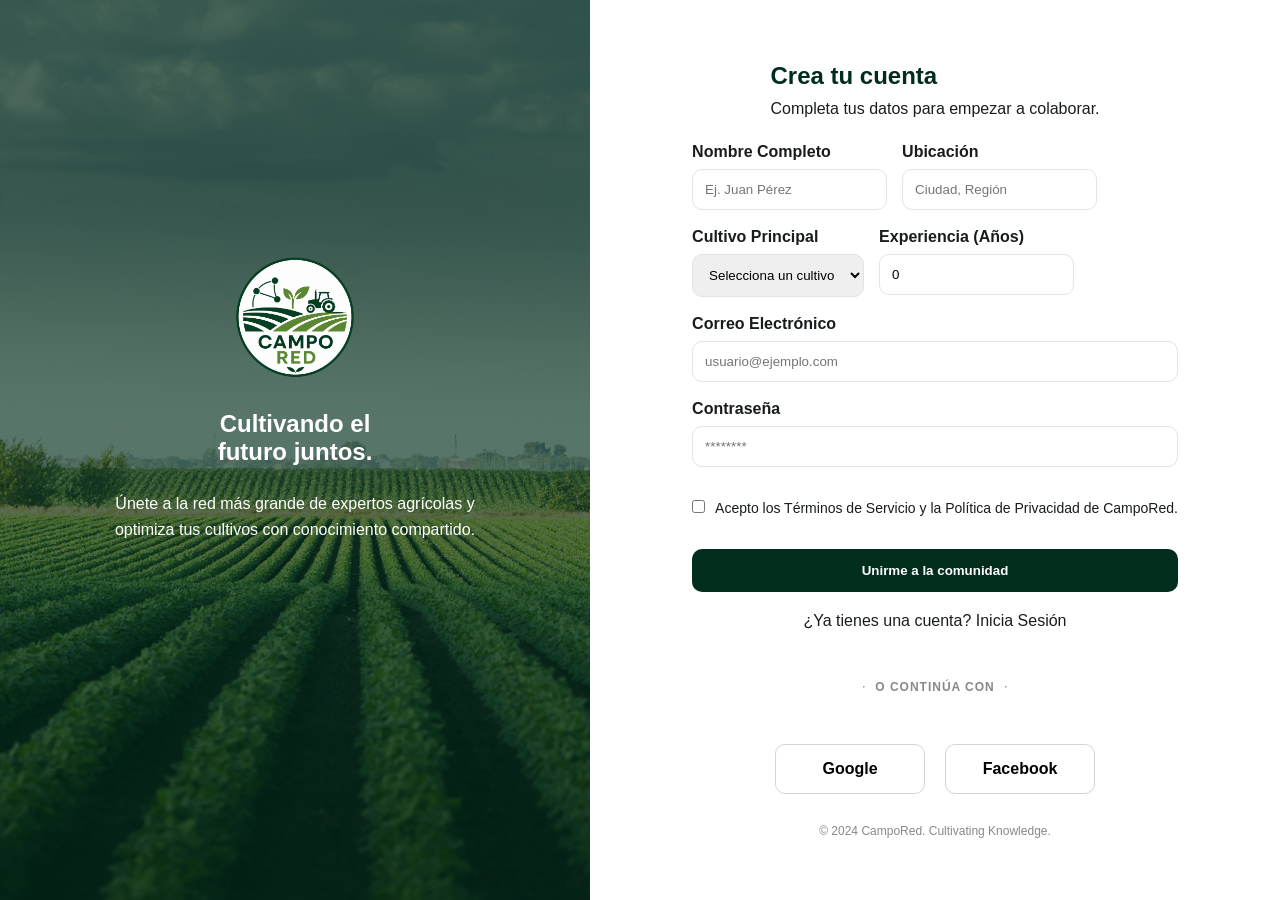
<file: registro.html>
<!DOCTYPE html>
<html lang="es">

<head>
    <meta charset="UTF-8">
    <meta name="viewport" content="width=device-width, initial-scale=1.0">
    <title>Registro - CampoRed</title>

    <link rel="stylesheet" href="css/style.css">
</head>

<body class="register-page">

    <main class="register-container">

        <!-- Panel izquierdo -->
        <section class="register-banner">

            <div class="banner-overlay">

                <img src="img/logo.png" alt="Logo CampoRed" class="logo">

                <h1>
                    Cultivando el
                    <br>
                    futuro juntos.
                </h1>

                <p>
                    Únete a la red más grande de expertos agrícolas y
                    <br>
                    optimiza tus cultivos con conocimiento compartido.
                </p>

            </div>

        </section>

        <!-- Panel derecho -->
        <section class="register-form-container">

            <div class="register-header">

                <h2>Crea tu cuenta</h2>

                <p>
                    Completa tus datos para empezar a colaborar.
                </p>

            </div>

            <form class="register-form">

                <div class="row">

                    <div class="input-group">
                        <label for="nombre">Nombre Completo</label>
                        <input
                            type="text"
                            id="nombre"
                            name="nombre"
                            placeholder="Ej. Juan Pérez"
                            required>
                    </div>

                    <div class="input-group">
                        <label for="ubicacion">Ubicación</label>
                        <input
                            type="text"
                            id="ubicacion"
                            name="ubicacion"
                            placeholder="Ciudad, Región">
                    </div>

                </div>

                <div class="row">

                    <div class="input-group">
                        <label for="cultivo">Cultivo Principal</label>

                        <select id="cultivo" name="cultivo">

                            <option value="">
                                Selecciona un cultivo
                            </option>

                            <option>Arroz</option>
                            <option>Maíz</option>
                            <option>Cacao</option>
                            <option>Café</option>
                            <option>Palma</option>

                        </select>
                    </div>

                    <div class="input-group">
                        <label for="experiencia">
                            Experiencia (Años)
                        </label>

                        <input
                            type="number"
                            id="experiencia"
                            name="experiencia"
                            min="0"
                            value="0">
                    </div>

                </div>

                <div class="input-group">

                    <label for="correo">
                        Correo Electrónico
                    </label>

                    <input
                        type="email"
                        id="correo"
                        name="correo"
                        placeholder="usuario@ejemplo.com"
                        required>

                </div>

                <div class="input-group">

                    <label for="password">
                        Contraseña
                    </label>

                    <input
                        type="password"
                        id="password"
                        name="password"
                        placeholder="********"
                        required>

                </div>

                <div class="checkbox-group">

                    <input
                        type="checkbox"
                        id="terminos"
                        required>

                    <label for="terminos">

                        Acepto los
                        <a href="#">
                            Términos de Servicio
                        </a>

                        y la

                        <a href="#">
                            Política de Privacidad
                        </a>

                        de CampoRed.

                    </label>

                </div>

                <button type="submit">
                    Unirme a la comunidad
                </button>

            </form>

            <div class="login-link">

                <p>

                    ¿Ya tienes una cuenta?

                    <a href="login.html">
                        Inicia Sesión
                    </a>

                </p>

            </div>

            <div class="separator">

                <hr>
                <span>O CONTINÚA CON</span>
                <hr>

            </div>

            <div class="social-buttons">

                <button type="button">
                    Google 
                </button>

                <button type="button">
                    Facebook
                </button>

            </div>
            <footer class="copyright">
              © 2024 CampoRed. Cultivating Knowledge.
           </footer>

        </section>

    </main>

    <script src="js/registro.js"></script>

</body>

</html>
</file>
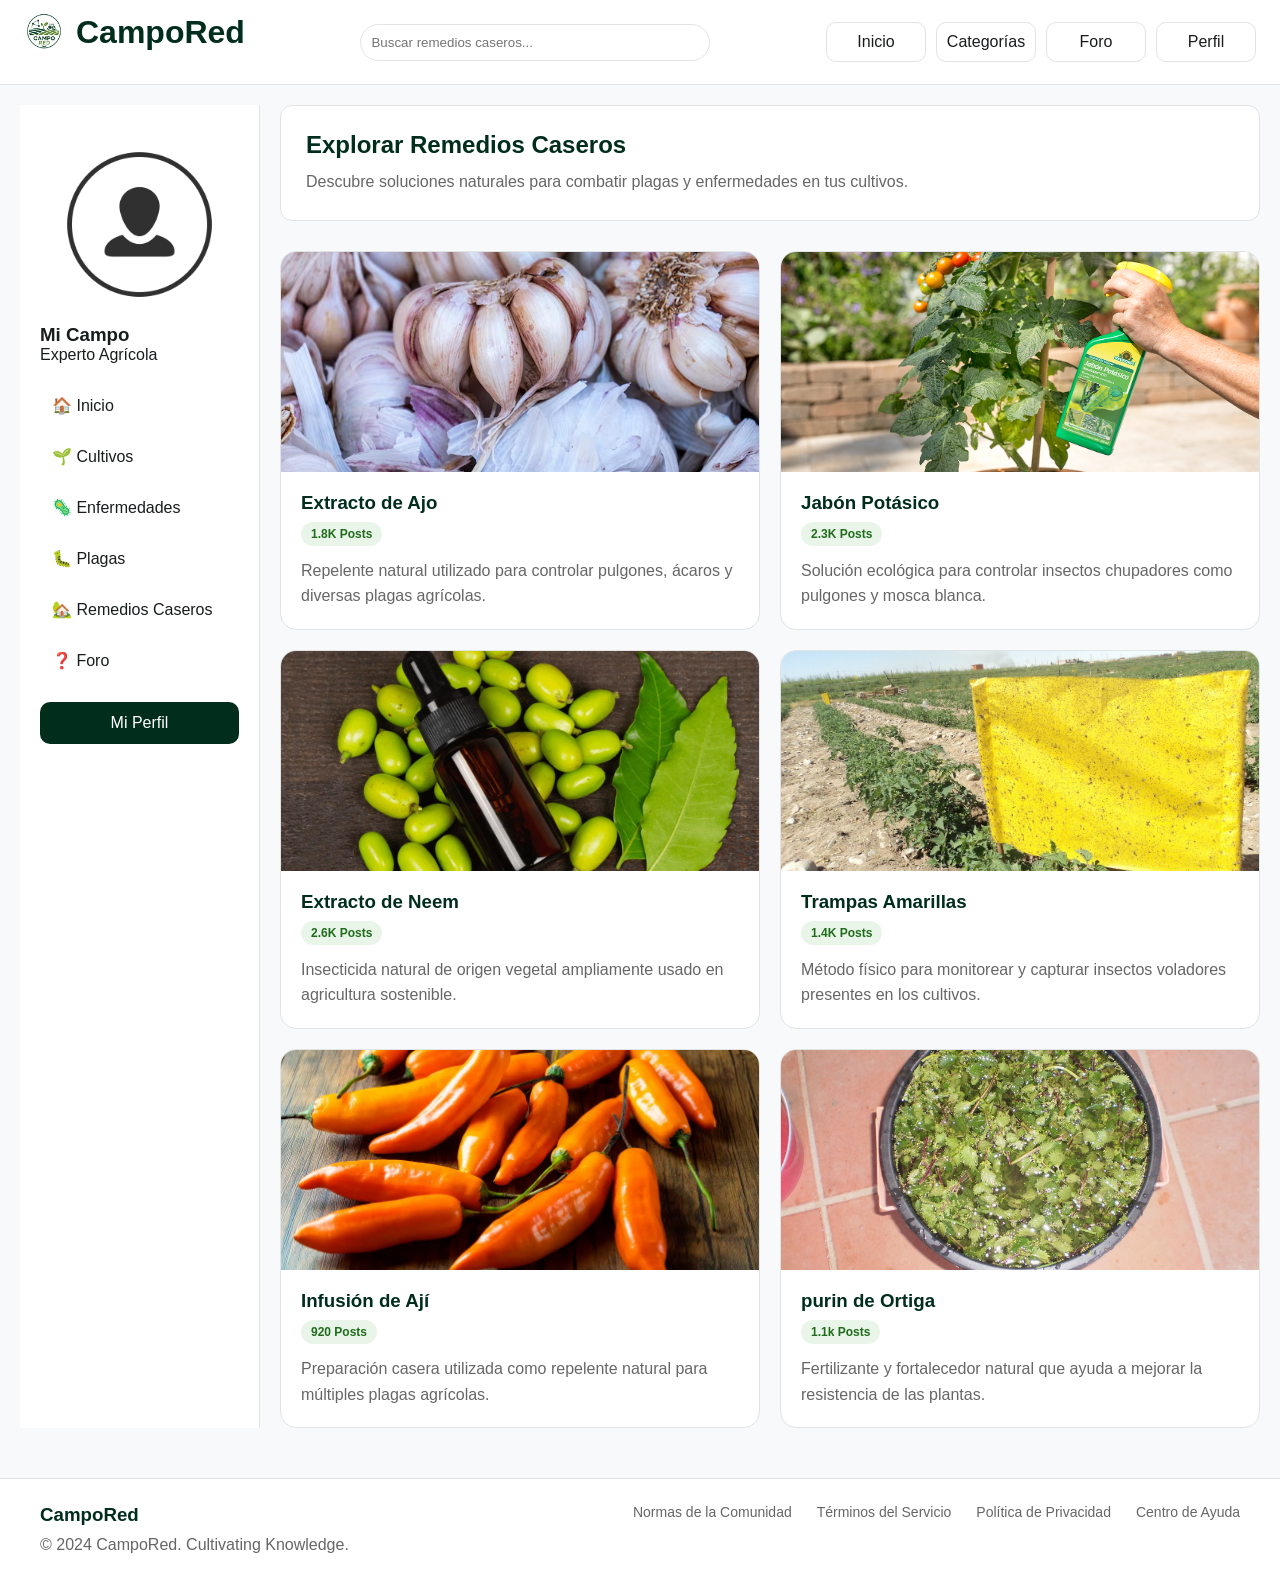
<file: remedios.html>
<!DOCTYPE html>
<html lang="es">

<head>
    <meta charset="UTF-8">
    <meta name="viewport" content="width=device-width, initial-scale=1.0">
    <title>Remedios Caseros - CampoRed</title>

    <link rel="stylesheet" href="css/style.css">
</head>

<body>

    <!-- NAVBAR -->

    <header class="navbar">

        <div class="logo-container">
            <img src="img/logo.png" alt="CampoRed">
            <h1>CampoRed</h1>
        </div>

        <div class="search-container">
            <input
                type="text"
                placeholder="Buscar remedios caseros...">
        </div>

        <nav class="top-nav">
            <a href="index.html">Inicio</a>
            <a href="categorias.html">Categorías</a>
            <a href="foro.html">Foro</a>
            <a href="perfil.html">Perfil</a>
            
        </nav>

    </header>

    <main class="main-container">

        <!-- SIDEBAR -->

        <aside class="sidebar">

            <div class="user-summary">

                <img src="img/persona1.png" alt="Perfil">

                <h3>Mi Campo</h3>

                <p>Experto Agrícola</p>

            </div>

            <nav class="sidebar-menu">

                <a href="index.html">🏠 Inicio</a>

                <a href="categorias.html">
                    🌱 Cultivos
                </a>

                <a href="enfermedades.html" class="active">
                    🦠 Enfermedades
                </a>

                <a href="plagas.html">
                    🐛 Plagas
                </a>

                <a href="remedios.html">
                    🏡 Remedios Caseros
                </a>

                <a href="foro.html">
                    ❓ Foro
                </a>

            </nav>

            <a href="perfil.html" class="profile-button">
                Mi Perfil
            </a>

        </aside>

        <!-- CONTENIDO PRINCIPAL -->

        <section class="categories-content">

            <div class="page-header">

                <h2>Explorar Remedios Caseros</h2>

                <p>
                    Descubre soluciones naturales para combatir plagas y enfermedades
                    en tus cultivos.
                </p>

            </div>

            <!-- TARJETAS -->
            <section class="categories-grid">

                <article class="category-card">

                   <img src="img/ajo.avif" alt="Extracto de Ajo">

                    <div class="card-content">

                      <div class="card-header">

                         <h3>Extracto de Ajo</h3>

                         <span>1.8K Posts</span>

                        </div>

                        <p>
                         Repelente natural utilizado para controlar
                         pulgones, ácaros y diversas plagas agrícolas.
                       </p>

                    </div>

                </article>
                <!-- jabon potasico -->

                <article class="category-card">

                    <img src="img/jabonpotasico.jpg" alt="Jabón Potásico">

                    <div class="card-content">

                       <div class="card-header">

                          <h3>Jabón Potásico</h3>

                         <span>2.3K Posts</span>

                        </div>

                        <p>
                         Solución ecológica para controlar insectos
                         chupadores como pulgones y mosca blanca.
                        </p>

                    </div>

                </article>

                <!-- NEEM -->

                <article class="category-card">

                    <img src="img/neem.jpg" alt="Extracto de Neem">

                     <div class="card-content">

                        <div class="card-header">

                            <h3>Extracto de Neem</h3>

                           <span>2.6K Posts</span>

                        </div>

                        <p>
                           Insecticida natural de origen vegetal
                           ampliamente usado en agricultura sostenible.
                       </p>

                    </div>

                </article>

                <!-- targetas amarillas-->

                <article class="category-card">

                    <img src="img/trampasamarillas.JPG" alt="Trampas Amarillas">

                    <div class="card-content">

                        <div class="card-header">

                            <h3>Trampas Amarillas</h3>

                           <span>1.4K Posts</span>

                        </div>

                        <p>
                            Método físico para monitorear y capturar
                            insectos voladores presentes en los cultivos.
                        </p>

                    </div>

                </article>

                <!-- aji -->

                <article class="category-card">

                    <img src="img/aji.webp" alt="Infusión de Ají">

                    <div class="card-content">

                        <div class="card-header">

                            <h3>Infusión de Ají</h3>

                            <span>920 Posts</span>

                        </div>

                        <p>
                            Preparación casera utilizada como repelente
                            natural para múltiples plagas agrícolas.
                        </p>

                    </div>

                </article>

                <!-- ortiga -->

                <article class="category-card">

                    <img src="img/ortiga.JPG" alt="Ortiga">

                    <div class="card-content">

                        <div class="card-header">

                            <h3>purin de Ortiga</h3>

                            <span>1.1k Posts</span>

                        </div>

                        <p>
                            Fertilizante y fortalecedor natural que ayuda
                            a mejorar la resistencia de las plantas.
                        </p>

                    </div>

                </article>

            </section>

        </section>

    </main>

    <!-- FOOTER -->

    <footer class="footer">

        <div>

            <h3>CampoRed</h3>

            <p>
                © 2024 CampoRed.
                Cultivating Knowledge.
            </p>

        </div>

        <div class="footer-links">

            <a href="#">Normas de la Comunidad</a>

            <a href="#">Términos del Servicio</a>

            <a href="#">Política de Privacidad</a>

            <a href="#">Centro de Ayuda</a>

        </div>

    </footer>

    <script src="js/remedios.js"></script>

</body>

</html>
</file>
<file: css/style.css>
/* VARIABLES */

:root {

    --primary: #012d1d;
    --primary-light: #1b4332;
    --secondary: #1f6d1a;

    --background: #f8f9fa;
    --surface: #ffffff;

    --border: #e1e3e4;

    --text: #191c1d;
    --text-light: #414844;

    --radius: 12px;

}

/* RESET */

*{
    margin:0;
    padding:0;
    box-sizing:border-box;
}

body{
    font-family: Inter, sans-serif;
    background: var(--background);
    color: var(--text);
}

img{
    max-width:100%;
    display:block;
}

a{
    text-decoration:none;
    color:inherit;
}

button{
    cursor:pointer;
    border:none;
}

/* NAVBAR */

.navbar{

    display:flex;
    justify-content:space-between;
    align-items:center;

    padding:12px 24px;

    background:white;

    border-bottom:1px solid var(--border);

    position:sticky;

    top:0;

    z-index:1000;

}

.logo-container{

    display:flex;
    align-items:center;
    gap:10px;

}

.logo-container img{

    width:40px;
    height:40px;

}

.search-container input{

    width:350px;

    padding:10px;

    border:1px solid var(--border);

    border-radius:20px;

}

/* SIDEBAR */

.sidebar{

    width:240px;

    background:white;

    border-right:1px solid var(--border);

    min-height:100vh;

    padding:20px;

}

.sidebar-menu{

    display:flex;

    flex-direction:column;

    gap:8px;

    margin-top:20px;

}

.sidebar-menu a{

    padding:12px;

    border-radius:8px;

    transition:0.3s;

}

.sidebar-menu a:hover{

    background:#eaf5ea;

}
/* ===================== */
/* LOGIN */
/* ===================== */

.login-page{

    min-height:100vh;

    background-image:url("../img/fondo.jpeg");

    background-size:cover;

    background-position:center;

    background-repeat:no-repeat;

    display:flex;

    justify-content:center;

    align-items:center;

}

.login-container{

    width:100%;

    display:flex;

    justify-content:center;

    align-items:center;

    padding:20px;

}

.login-card{

    background:white;

    width:100%;

    max-width:450px;

    padding:40px;

    border-radius:20px;

    box-shadow:0 8px 30px rgba(0,0,0,0.15);

}

.login-page .logo{

    width:150px;

    height:150px;

    object-fit:contain;

    border-radius:50%;

    margin-bottom:10px;

}

.logo-container {
    display:flex;
    flex-direction:column;
    align-items:center;
    justify-content:center;
    text-align:center;
    margin-bottom:20px;

}

.logo-container h1{

    color:var(--primary);

    font-size:2rem;

}

.welcome-section{

    text-align:center;

    margin-bottom:25px;

}

.welcome-section h2{

    margin-bottom:10px;

}

.welcome-section p{

    color:var(--text-light);

}

.login-form{

    display:flex;

    flex-direction:column;

    gap:18px;

}

.input-group{

    display:flex;

    flex-direction:column;

    gap:8px;

}

.input-group label{

    font-weight:600;

}

.input-group input{

    padding:12px;

    border:1px solid var(--border);

    border-radius:10px;

}

.input-group input:focus{

    outline:none;

    border:2px solid var(--primary);

}

.forgot-password{

    text-align:right;

}

.forgot-password a{

    color:var(--primary);

    font-size:0.9rem;

}

.login-form button{

    background:var(--primary);

    color:white;

    padding:14px;

    border-radius:10px;

    font-weight:bold;

    transition:0.3s;

}

.login-form button:hover{

    background:var(--primary-light);

}

.separator{

    display:flex;

    align-items:center;

    gap:10px;

    margin:25px 0;

}

.separator hr{

    flex:1;

}

.register-link{

    text-align:center;

}

.register-link a{

    color:var(--secondary);

    font-weight:bold;

}
.copyright{

    text-align:center;

    margin-top:20px;

    font-size:12px;

    color:var(--text-light);

}
/* ===================== */
/* REGISTRO */
/* ===================== */

.register-page{

    min-height:100vh;

    background:var(--background);

}

.register-container{

    min-height:100vh;

    display:flex;

}

.register-image{

    flex:1;

}

.register-image img{

    width:100%;

    height:100%;

    object-fit:cover;

}

.register-form-container{

    flex:1;

    display:flex;

    justify-content:center;

    align-items:center;

    padding:40px;

    background:white;

}

.register-card{

    width:100%;

    max-width:500px;

}

.register-card h1{

    color:var(--primary);

    margin-bottom:10px;

}

.register-card p{

    color:var(--text-light);

    margin-bottom:25px;

}

.register-form{

    display:flex;

    flex-direction:column;

    gap:18px;

}

.register-form button{

    background:var(--primary);

    color:white;

    padding:14px;

    border-radius:10px;

    font-weight:bold;

    transition:0.3s;

}

.register-form button:hover{

    background:var(--primary-light);

}
@media (max-width: 768px){

    .register-container{

        flex-direction:column;

    }

    .register-image{

        height:250px;

    }

}
/* Banner izquierdo */

.register-banner{

    flex:1;

    background-image:url("../img/fondocultivos.jpg");

    background-size:cover;

    background-position:center;

    background-repeat:no-repeat;

    position:relative;

    display:flex;

    justify-content:center;

    align-items:center;

}
.banner-overlay{

    width:100%;

    height:100%;

    background:rgba(1,45,29,0.65);

    color:white;

    display:flex;

    flex-direction:column;

    justify-content:flex-start;

    align-items:center;

    text-align:center;

    padding-top:250px;

}
.banner-overlay h1{
    margin-bottom:25px;
}

.banner-overlay p{
    max-width:500px;
    line-height:1.6;
}
.banner-overlay .logo{

    width:140px;

    height:140px;

    object-fit:contain;

    margin-bottom:20px;

}
.login-link{
    margin-top:20px;
    text-align:center;
}
.separator{

    margin-top:50px;
    margin-bottom:30px;

}

.separator span{

    font-size:12px;

    color:#888;

    font-weight:600;

    letter-spacing:1px;

}
.register-form-container{

    flex:1;

    background:white;

    padding:50px;

    display:flex;

    flex-direction:column;

    justify-content:center;
    max-width:700px;

}
.register-header{

    margin-bottom:25px;

}

.register-header h2{

    color:var(--primary);

    margin-bottom:10px;

}
.row{

    display:flex;

    gap:15px;

}
.input-group select{

    padding:12px;

    border:1px solid var(--border);

    border-radius:10px;

    width:100%;

}
.checkbox-group{

    display:flex;

    align-items:flex-start;

    gap:10px;

    margin:15px 0;

    font-size:14px;

}
.register-form button{

    background:var(--primary);

    color:white;

    padding:14px;

    border-radius:10px;

    font-weight:bold;

}
.social-buttons{

    display:flex;

    justify-content:center;

    gap:20px;

    margin-top:20px;

}

.social-buttons button{

    width:150px !important;

    height:50px !important;

    min-width:150px;

    max-width:150px;

    padding:0;

    border:1px solid #d1d5db;

    border-radius:10px;

    background:white;

    font-size:16px;

    font-weight:600;

    display:flex;

    justify-content:center;

    align-items:center;

}
.social-buttons button:hover{

    background:#f5f5f5;

}
@media (max-width:768px){

    .register-container{

        flex-direction:column;

    }

    .register-banner{

        min-height:300px;

    }

    .row{

        flex-direction:column;

    }

}
.copyright{

    margin-top:30px;

    text-align:center;

    font-size:12px;

    color:#888;

}
/* ===================== */
/* INICIO */
/* ===================== */

/* CONTENEDOR PRINCIPAL */

.main-container{

    display:grid;

    grid-template-columns:240px 1fr 280px;

    gap:20px;

    padding:20px;

    background:#f8f9fa;

}

/* FEED */

.feed{

    display:flex;

    flex-direction:column;

    gap:20px;

}

/* CREAR PUBLICACIÓN */

.create-post{

    background:white;

    border:1px solid var(--border);

    border-radius:12px;

    padding:20px;

}

.create-post-header{

    display:flex;

    align-items:center;

    gap:12px;

}

.create-post-header img{

    width:50px;

    height:50px;

    border-radius:50%;

    object-fit:cover;

}

.create-post-header input{

    flex:1;

    padding:12px;

    border:1px solid var(--border);

    border-radius:25px;

}

.create-post-actions{

    display:flex;

    justify-content:space-around;

    margin-top:15px;

}

.create-post-actions button{

    background:none;

    padding:10px;

}

/* PUBLICACIONES */

.post{

    background:white;

    border:1px solid var(--border);

    border-radius:12px;

    overflow:hidden;

}

.post-header{

    display:flex;

    align-items:center;

    gap:12px;

    padding:15px;

}

.post-header img{

    width:50px;

    height:50px;

    border-radius:50%;

    object-fit:cover;

}

.post-content{

    padding:0 15px 15px;

}

.post-image{

    width:100%;

    max-height:450px;

    object-fit:cover;

}

.post-actions{

    display:flex;

    justify-content:space-around;

    padding:15px;

    border-top:1px solid var(--border);

}

.post-actions button{

    background:none;

}

/* PANEL DERECHO */

.right-panel{

    display:flex;

    flex-direction:column;

    gap:20px;

}

.featured-users,
.popular-topics{

    background:white;

    border:1px solid var(--border);

    border-radius:12px;

    padding:15px;

}

.featured-user{

    display:flex;

    align-items:center;

    gap:10px;

    margin-top:15px;

}

.featured-user img{

    width:45px;

    height:45px;

    border-radius:50%;

    object-fit:cover;

}

.popular-topics ul{

    list-style:none;

}

.popular-topics li{

    margin:10px 0;

    padding:8px;

    background:#f5f5f5;

    border-radius:20px;

}

/* BOTÓN MI PERFIL */

.profile-button{

    display:block;

    margin-top:20px;

    background:var(--primary);

    color:white;

    text-align:center;

    padding:12px;

    border-radius:10px;

}

/* BOTÓN FLOTANTE */

.floating-button{

    position:fixed;

    bottom:25px;

    right:25px;

    width:60px;

    height:60px;

    border-radius:50%;

    background:var(--secondary);

    color:white;

    font-size:24px;

    box-shadow:0 5px 15px rgba(0,0,0,0.2);

}

@media(max-width:768px){

    .home-layout{

        grid-template-columns:1fr;

    }

    .home-sidebar{

        display:none;

    }

}
/* LOGO DEL NAVBAR */

.navbar .logo-container{
    display:flex;
    flex-direction:row;
    align-items:center;
    gap:12px;
}

.navbar .logo{
    width:45px;
    height:45px;
    border-radius:50%;
}

/* BOTONES DEL MENÚ SUPERIOR */

.top-nav{
    display:flex;
    gap:10px;
}

.top-nav a{
    display:flex;
    align-items:center;
    justify-content:center;

    width:100px;
    height:40px;

    border:1px solid var(--border);
    border-radius:10px;

    background:white;

    transition:0.3s;
}

.top-nav a:hover{
    background:#eaf5ea;
    color:var(--secondary);
}
/* FOOTER PANEL DERECHO */

.side-footer{

    background:white;

    border:1px solid var(--border);

    border-radius:12px;

    padding:20px;

    display:flex;

    flex-direction:column;

    gap:12px;

    margin-top:10px;

}

.side-footer p{

    color:#666;

    font-size:14px;

    cursor:pointer;

    transition:0.3s;

}

.side-footer p:hover{

    color:var(--secondary);

}

.side-footer p:first-child{

    font-size:20px;

    font-weight:bold;

    color:var(--primary);

    margin-bottom:10px;

}

.side-footer p:last-child{

    margin-top:10px;

    padding-top:10px;

    border-top:1px solid var(--border);

    font-size:12px;

    color:#888;

}
/* ===================== */
/* PERFIL */
/* ===================== */

.profile-content{

    display:flex;

    flex-direction:column;

    gap:20px;

}

/* BANNER */

.profile-banner{

    width:100%;

    height:250px;

    overflow:hidden;

    border-radius:12px;

    border:1px solid var(--border);

}

.profile-banner img{

    width:100%;

    height:100%;

    object-fit:cover;

}

/* TARJETA PERFIL */

.profile-card{

    background:white;

    border:1px solid var(--border);

    border-radius:12px;

    padding:20px;

    display:flex;

    justify-content:space-between;

    align-items:center;

}

.profile-info{

    display:flex;

    align-items:center;

    gap:20px;

}

.profile-photo{

    width:120px;

    height:120px;

    border-radius:50%;

    object-fit:cover;

    border:4px solid white;

}

.profile-info h2{

    margin-bottom:8px;

    color:var(--primary);

}

.profile-info p{

    margin-bottom:5px;

    color:#555;

}

/* BOTONES PERFIL */

.profile-actions{

    display:flex;

    gap:10px;

}

.profile-actions button{

    padding:12px 18px;

    border-radius:10px;

    background:var(--primary);

    color:white;

    font-weight:bold;

}

.profile-actions button:last-child{

    width:50px;

}

/* PESTAÑAS */

.profile-tabs{

    display:flex;

    gap:10px;

}

.profile-tabs button{

    padding:12px 18px;

    background:white;

    border:1px solid var(--border);

    border-radius:10px;

}

.profile-tabs button:hover{

    background:#eaf5ea;

}

/* CONTENIDO INFERIOR */

.profile-main{

    display:grid;

    grid-template-columns:280px 1fr;

    gap:20px;

}

/* SIDEBAR PERFIL */

.profile-sidebar{

    display:flex;

    flex-direction:column;

    gap:20px;

}

.stats-card,
.expertise-card{

    background:white;

    border:1px solid var(--border);

    border-radius:12px;

    padding:20px;

}

.stats-card h3,
.expertise-card h3{

    margin-bottom:15px;

    color:var(--primary);

}

.stats-card p{

    margin-bottom:10px;

}

.expertise-card ul{

    list-style:none;

}

.expertise-card li{

    background:#f3f4f5;

    padding:10px;

    border-radius:8px;

    margin-bottom:8px;

}

/* PUBLICACIONES DEL PERFIL */

.user-posts{

    display:flex;

    flex-direction:column;

    gap:20px;

}

.user-posts .post{

    padding:20px;

}

.user-posts .post img{

    width:100%;

    border-radius:10px;

    margin:15px 0;

    max-height:400px;

    object-fit:cover;

}

/* RESPONSIVE */

@media(max-width:900px){

    .profile-card{

        flex-direction:column;

        text-align:center;

        gap:20px;

    }

    .profile-info{

        flex-direction:column;

    }

    .profile-main{

        grid-template-columns:1fr;

    }

}
.profile-content{
    width:100%;
}

body:has(.profile-content) .main-container{
    grid-template-columns:240px 1fr;
}
/* ===================== */
/* CATEGORÍAS */
/* ===================== */

.categories-content{

    width:100%;

    display:flex;

    flex-direction:column;

    gap:30px;

}

.page-header{

    background:white;

    border:1px solid var(--border);

    border-radius:12px;

    padding:25px;

}

.page-header h2{

    color:var(--primary);

    margin-bottom:10px;

}

.page-header p{

    color:#666;

    line-height:1.6;

}

/* GRID DE CATEGORÍAS */

.categories-grid{

    display:grid;

    grid-template-columns:repeat(auto-fill,minmax(320px,1fr));

    gap:20px;

}

.category-card{

    background:white;

    border:1px solid var(--border);

    border-radius:16px;

    overflow:hidden;

    transition:0.3s;

    display:flex;

    flex-direction:column;

}

.category-card:hover{

    transform:translateY(-5px);

    box-shadow:0 8px 20px rgba(0,0,0,0.08);

}

.category-card img{
    width:100%;
    height:220px;
    object-fit:cover;
    border-radius:12px 12px 0 0;
}

.card-content{

    padding:20px;

}

.card-header{

    display:flex;

    flex-direction:column;

    align-items:flex-start;

    gap:8px;

    margin-bottom:12px;

}

.card-header h3{

    color:var(--primary);

}

.card-header span{

    background:#eaf5ea;

    color:var(--secondary);

    padding:5px 10px;

    border-radius:20px;

    font-size:12px;

    font-weight:bold;

}

.card-content p{

    color:#666;

    line-height:1.6;

    margin-top:10px;

}

/* EXPERTOS */

.experts-section{

    background:white;

    border:1px solid var(--border);

    border-radius:12px;

    padding:25px;

}

.experts-header{

    display:flex;

    justify-content:space-between;

    align-items:center;

    margin-bottom:20px;

}

.experts-header h2{

    color:var(--primary);

}

.experts-header a{

    color:var(--secondary);

    font-weight:bold;

}

.experts-container{

    display:grid;

    grid-template-columns:repeat(auto-fit,minmax(250px,1fr));

    gap:20px;

}

.expert-card{

    border:1px solid var(--border);

    border-radius:12px;

    padding:15px;

    display:flex;

    gap:15px;

    align-items:center;

    transition:0.3s;

}

.expert-card:hover{

    background:#f8f9fa;

}

.expert-card img{

    width:70px;

    height:70px;

    border-radius:50%;

    object-fit:cover;

}

.expert-card h4{

    margin-bottom:5px;

    color:var(--primary);

}

.expert-card p{

    color:#666;

    margin-bottom:5px;

}

/* FOOTER */

.footer{

    margin-top:30px;

    background:white;

    border-top:1px solid var(--border);

    padding:25px 40px;

    display:flex;

    justify-content:space-between;

    align-items:flex-start;

    flex-wrap:wrap;

    gap:20px;

}

.footer h3{

    color:var(--primary);

    margin-bottom:10px;

}

.footer p{

    color:#666;

}

.footer-links{

    display:flex;

    flex-direction:row;

    flex-wrap:wrap;

    gap:25px;

    align-items:center;

}

.footer-links a{

    color:#666;

    transition:0.3s;

    font-size:14px;

}

.footer-links a:hover{

    color:var(--secondary);

}

/* RESPONSIVE */

@media(max-width:900px){

    .categories-grid{

        grid-template-columns:1fr;

    }

    .footer{

        flex-direction:column;

    }

}
.categories-layout{

    grid-template-columns:240px 1fr;

}
.main-container{

    display:flex;

    gap:20px;

}

.categories-content{

    flex:1;

}
/* ===================== */
/* FORO */
/* ===================== */

.forum-content{

    display:flex;

    flex-direction:column;

    gap:20px;

}

/* CABECERA */

.forum-header{

    background:white;

    border:1px solid var(--border);

    border-radius:12px;

    padding:25px;

    display:flex;

    justify-content:space-between;

    align-items:center;

}

.forum-header h2{

    color:var(--primary);

    margin-bottom:8px;

}

.forum-header p{

    color:#666;

}

.ask-question-btn{

    background:var(--primary);

    color:white;

    padding:12px 20px;

    border-radius:10px;

    font-weight:bold;

    transition:0.3s;

}

.ask-question-btn:hover{

    background:var(--primary-light);

}

/* FILTROS */

.forum-filters{

    display:flex;

    gap:10px;

    flex-wrap:wrap;

}

.forum-filters button{

    background:white;

    border:1px solid var(--border);

    padding:10px 16px;

    border-radius:20px;

}

.forum-filters button:hover{

    background:#eaf5ea;

}

/* TARJETAS DE PREGUNTAS */

.question-card{

    background:white;

    border:1px solid var(--border);

    border-radius:12px;

    padding:25px;

}

.question-header{

    display:flex;

    justify-content:space-between;

    margin-bottom:15px;

    color:#666;

    font-size:14px;

}

.tag{

    background:#eaf5ea;

    color:var(--secondary);

    padding:5px 12px;

    border-radius:20px;

    font-weight:bold;

}

.question-card h3{

    margin-bottom:15px;

    color:var(--primary);

}

.question-card p{

    line-height:1.6;

    color:#555;

}

/* ESTADÍSTICAS */

.question-stats{

    display:flex;

    gap:20px;

    margin-top:15px;

    margin-bottom:20px;

    font-size:14px;

    color:#666;

}

/* RESPUESTAS */

.answers{

    margin-top:20px;

    display:flex;

    flex-direction:column;

    gap:15px;

}

.answer{

    background:#f8f9fa;

    border-left:4px solid var(--secondary);

    padding:15px;

    border-radius:8px;

}

.answer strong{

    color:var(--primary);

    display:block;

    margin-bottom:8px;

}

/* BOTÓN RESPONDER */

.question-card button{

    margin-top:20px;

    background:var(--primary);

    color:white;

    padding:10px 18px;

    border-radius:8px;

    font-weight:bold;

}

.question-card button:hover{

    background:var(--primary-light);

}

/* PANEL DERECHO */

.right-panel{

    display:flex;

    flex-direction:column;

    gap:20px;

}

.community-stats{

    background:white;

    border:1px solid var(--border);

    border-radius:12px;

    padding:20px;

}

.community-stats h3{

    color:var(--primary);

    margin-bottom:15px;

}

.community-stats p{

    margin-bottom:12px;

    color:#555;

}

/* RESPONSIVE */

@media(max-width:900px){

    .forum-header{

        flex-direction:column;

        gap:15px;

        text-align:center;

    }

    .question-header{

        flex-direction:column;

        gap:10px;

    }

}
.answers{

    margin-top:15px;

    padding-top:15px;

    border-top:1px solid #ddd;

}

.answers p{

    background:#f5f5f5;

    padding:10px;

    border-radius:8px;

    margin-bottom:8px;

}
</file>
